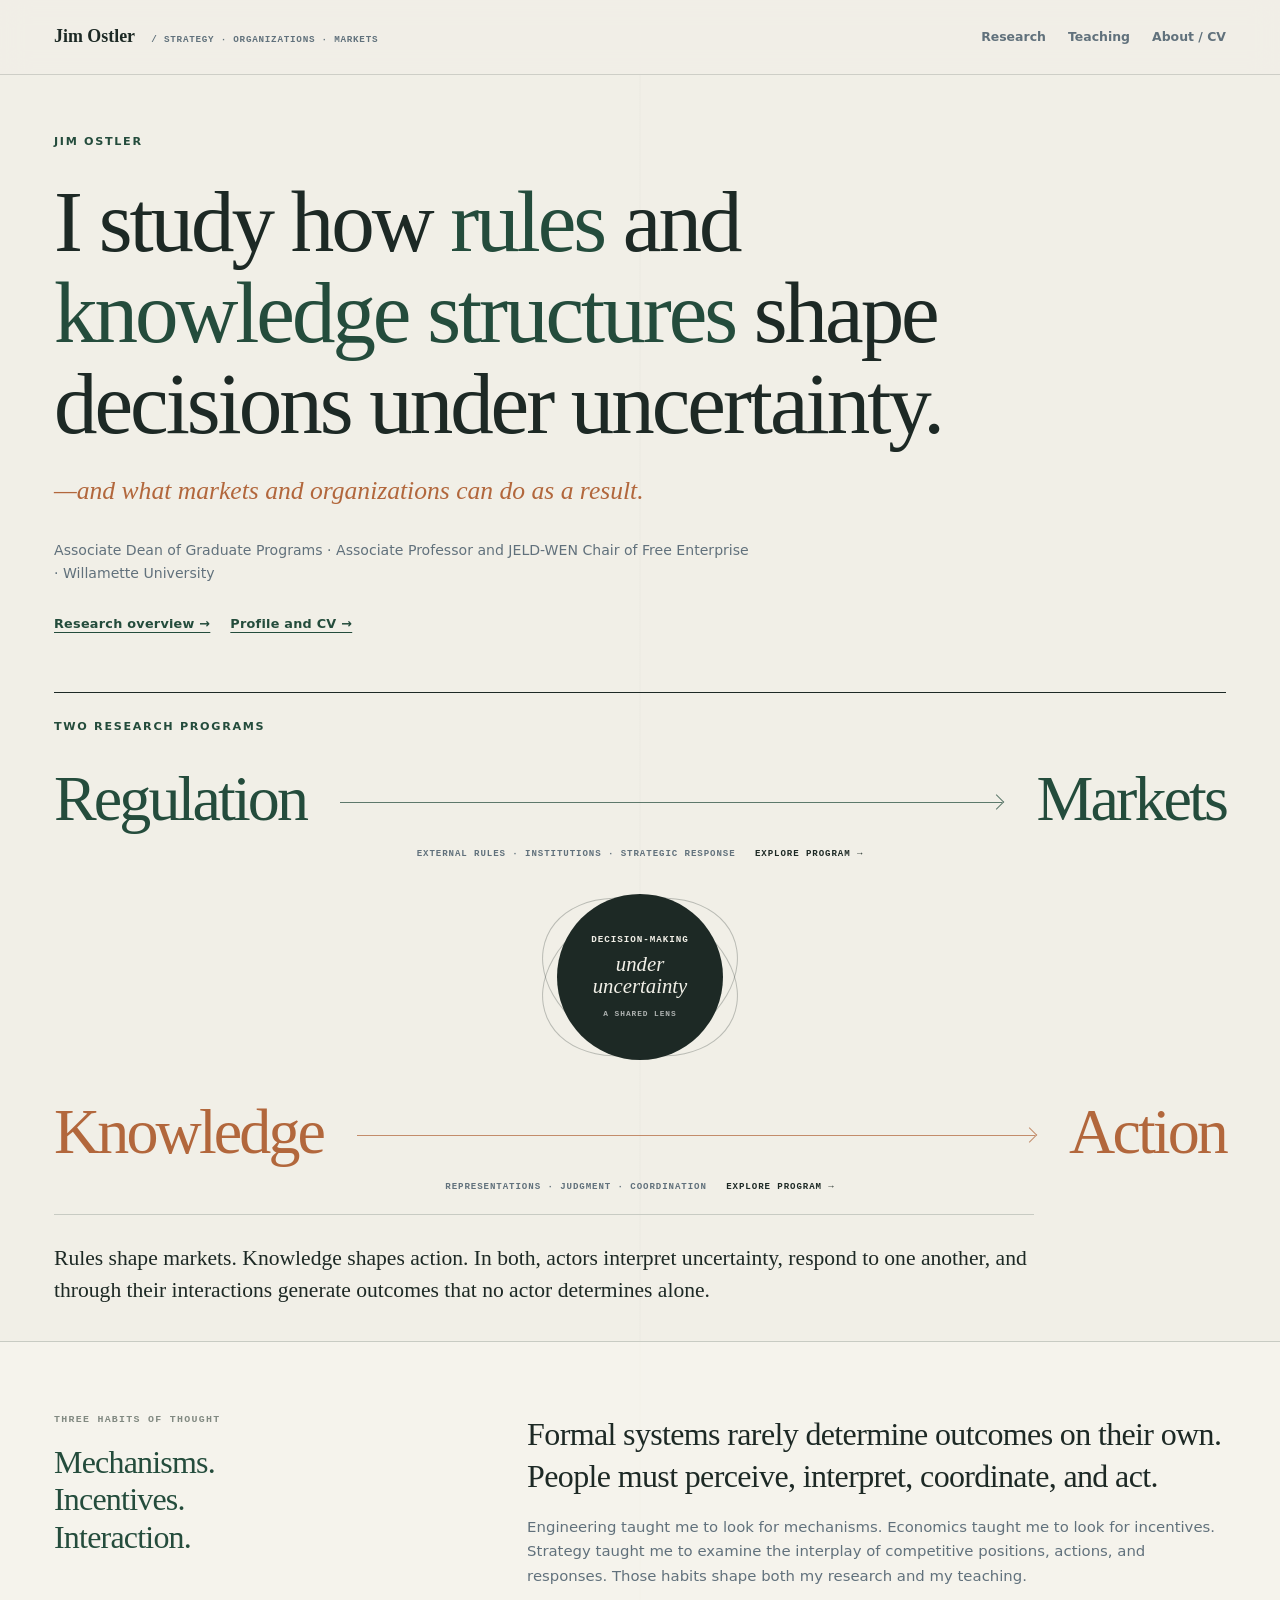
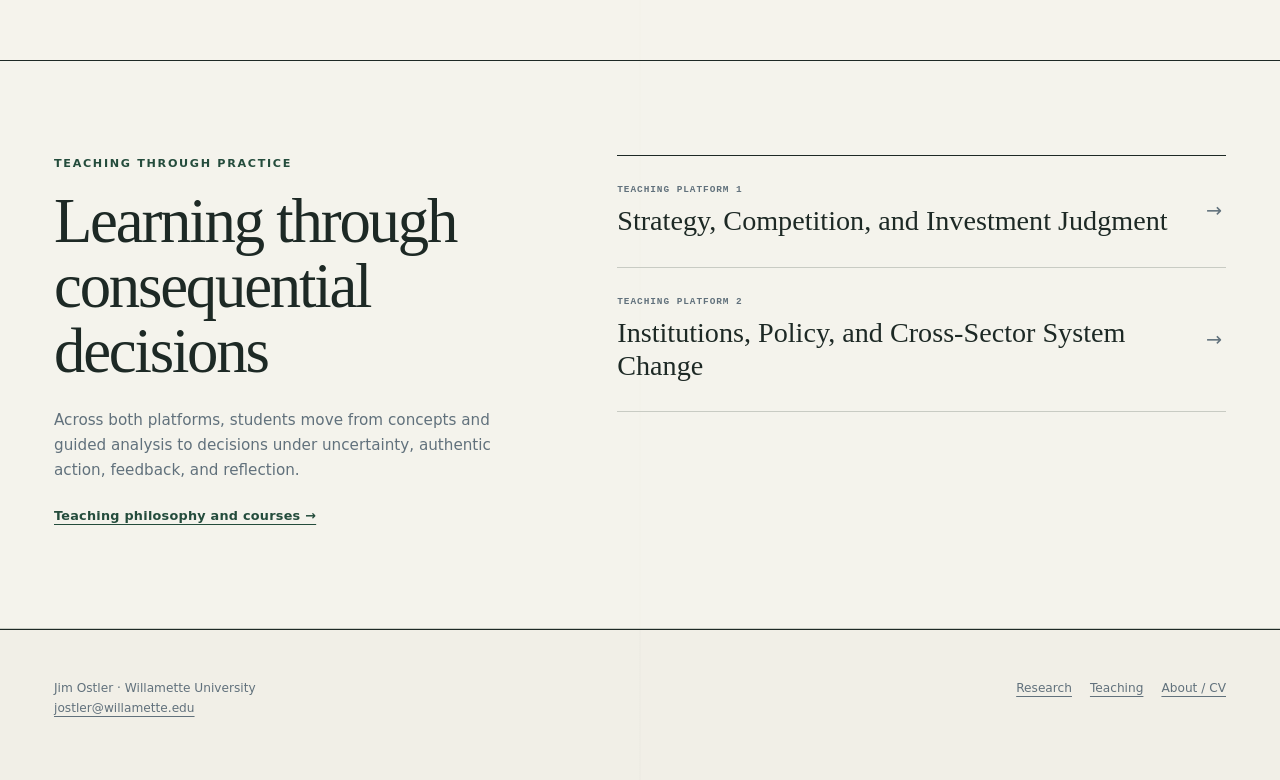
<file: index.html>
<!doctype html>
<html lang="en">
<head>
  <meta charset="utf-8">
  <meta name="viewport" content="width=device-width, initial-scale=1">
  <meta name="description" content="Jim Ostler studies how rules and knowledge structures shape decisions under uncertainty—and what markets and organizations can do as a result.">
  <title>Jim Ostler — Strategy, Markets, and Organizational Knowledge</title>
  <link rel="stylesheet" href="assets/styles.css">
</head>
<body class="home-page">
  <a class="skip-link" href="#content">Skip to content</a>
  <header class="site-header">
    <nav class="nav" aria-label="Primary navigation">
      <a class="brand" href="index.html">Jim Ostler</a>
      <div class="nav-links">
        <a href="research.html">Research</a>
        <a href="teaching.html">Teaching</a>
        <a href="about.html">About / CV</a>
      </div>
    </nav>
  </header>

  <main id="content">
    <section class="hero">
      <div class="wrap hero-layout">
        <div class="hero-copy" data-reveal>
          <p class="eyebrow hero-name">Jim Ostler</p>
          <h1 class="hero-statement">I study how <em>rules</em> and <em>knowledge structures</em> shape decisions under uncertainty.</h1>
          <p class="hero-coda">—and what markets and organizations can do as a result.</p>
          <p class="hero-role">Associate Dean of Graduate Programs · Associate Professor and JELD-WEN Chair of Free Enterprise · Willamette University</p>
          <div class="actions">
            <a class="text-link" href="research.html">Research overview →</a>
            <a class="text-link" href="about.html">Profile and CV →</a>
          </div>
        </div>
        <figure class="decision-pathways" data-reveal aria-labelledby="pathways-caption">
          <p class="eyebrow pathway-label">Two research programs</p>
          <a class="decision-route route-market" href="research.html#markets" aria-label="Explore Research Program 1, From Regulation to Markets">
            <span class="route-endpoint">Regulation</span>
            <span class="route-arrow" aria-hidden="true"></span>
            <span class="route-endpoint">Markets</span>
            <span class="route-detail">External rules · institutions · strategic response <b>Explore program →</b></span>
          </a>
          <div class="shared-lens-wrap" aria-label="Decision-making under uncertainty is a shared lens across both research programs">
            <div class="shared-lens">
              <span>Decision-making</span>
              <strong>under uncertainty</strong>
              <small>A shared lens</small>
            </div>
          </div>
          <a class="decision-route route-knowledge" href="research.html#knowledge" aria-label="Explore Research Program 2, From Knowledge to Action">
            <span class="route-endpoint">Knowledge</span>
            <span class="route-arrow" aria-hidden="true"></span>
            <span class="route-endpoint">Action</span>
            <span class="route-detail">Representations · judgment · coordination <b>Explore program →</b></span>
          </a>
          <figcaption id="pathways-caption">Rules shape markets. Knowledge shapes action. In both, actors interpret uncertainty, respond to one another, and through their interactions generate outcomes that no actor determines alone.</figcaption>
        </figure>
      </div>
    </section>

    <section class="orientation">
      <div class="wrap orientation-layout" data-reveal>
        <div>
          <p class="folio-mark">Three habits of thought</p>
          <p class="orientation-key">Mechanisms.<br>Incentives.<br>Interaction.</p>
        </div>
        <div class="orientation-copy">
          <p class="orientation-lead">Formal systems rarely determine outcomes on their own. People must perceive, interpret, coordinate, and act.</p>
          <p>Engineering taught me to look for mechanisms. Economics taught me to look for incentives. Strategy taught me to examine the interplay of competitive positions, actions, and responses. Those habits shape both my research and my teaching.</p>
        </div>
      </div>
    </section>

    <section class="home-teaching">
      <div class="wrap home-teaching-layout">
        <div data-reveal>
          <p class="eyebrow">Teaching through practice</p>
          <h2>Learning through consequential decisions</h2>
          <p class="home-teaching-copy">Across both platforms, students move from concepts and guided analysis to decisions under uncertainty, authentic action, feedback, and reflection.</p>
          <a class="text-link" href="teaching.html">Teaching philosophy and courses →</a>
        </div>
        <div class="teaching-platform-links" data-reveal>
          <a href="teaching.html">
            <span>Teaching Platform 1</span>
            <strong>Strategy, Competition, and Investment Judgment</strong>
          </a>
          <a href="teaching.html">
            <span>Teaching Platform 2</span>
            <strong>Institutions, Policy, and Cross-Sector System Change</strong>
          </a>
        </div>
      </div>
    </section>
  </main>

  <footer class="site-footer">
    <div class="wrap footer-layout">
      <p>Jim Ostler · Willamette University<br><a href="mailto:jostler@willamette.edu">jostler@willamette.edu</a></p>
      <div class="footer-links"><a href="research.html">Research</a><a href="teaching.html">Teaching</a><a href="about.html">About / CV</a></div>
    </div>
  </footer>
  <script src="assets/site.js"></script>
</body>
</html>
</file>
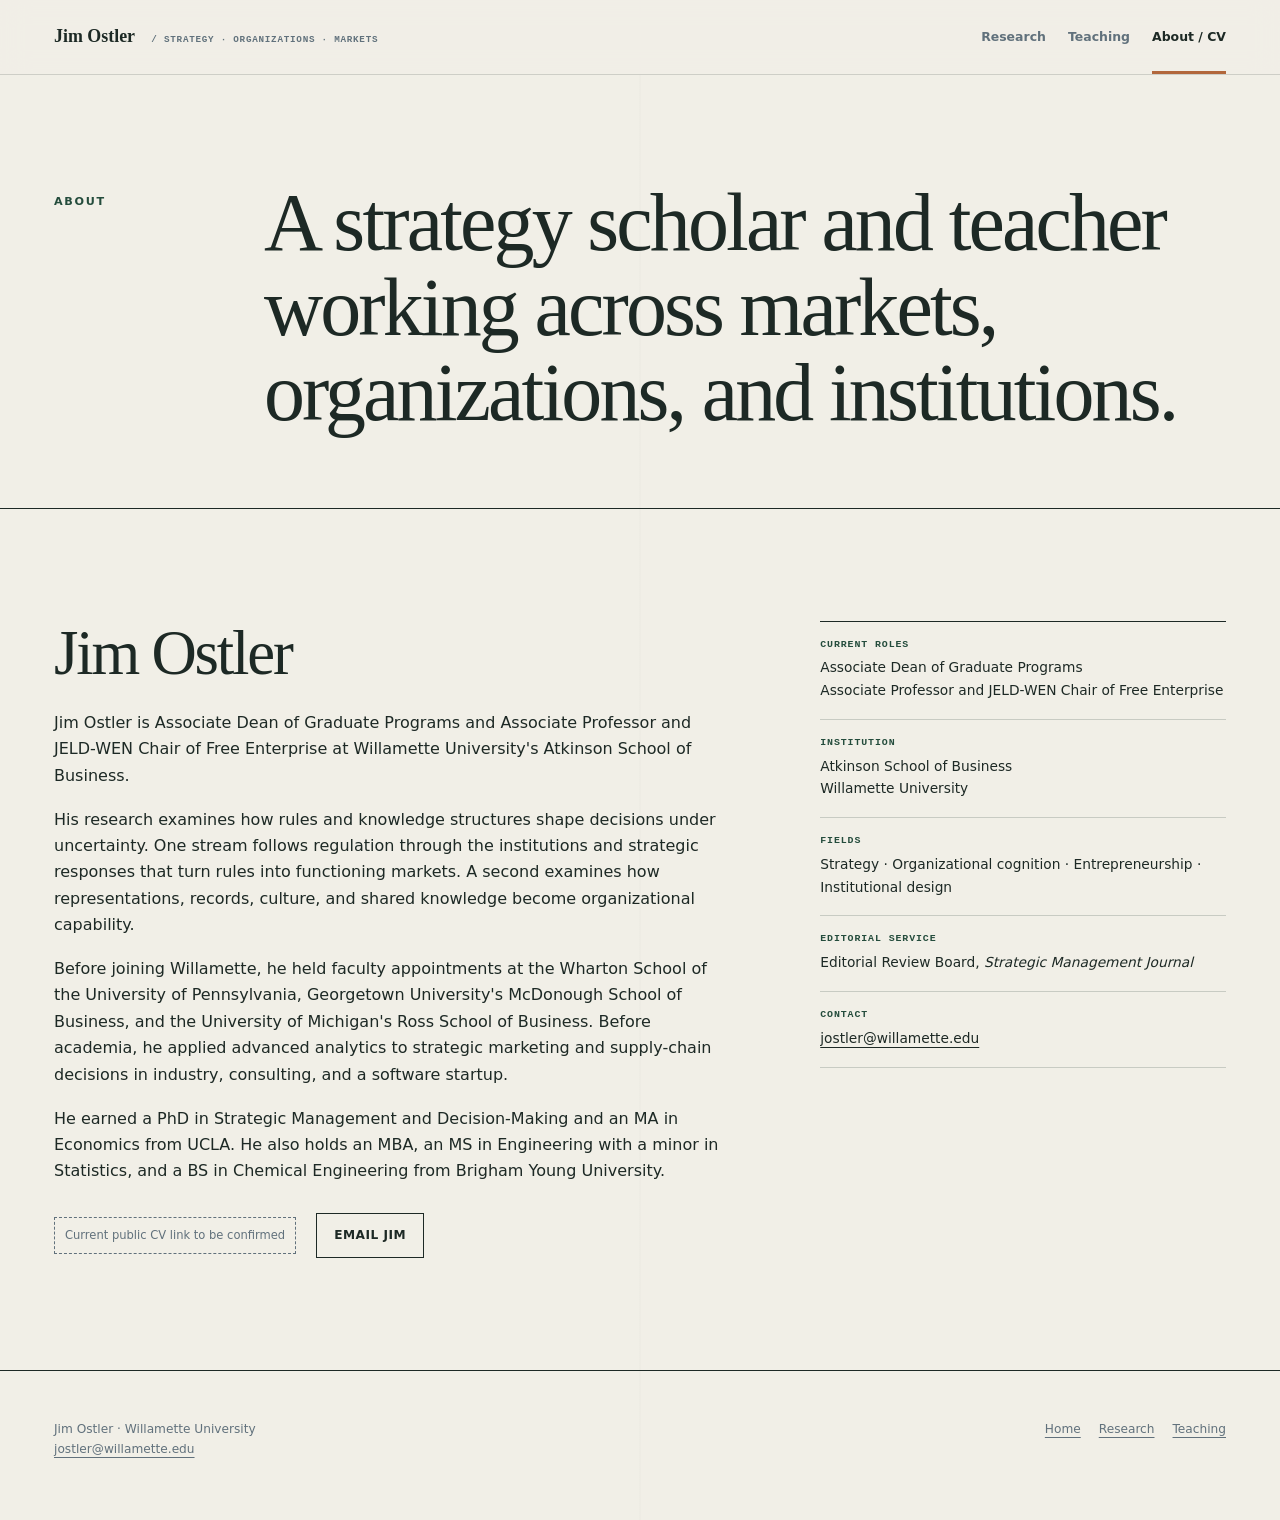
<file: about.html>
<!doctype html>
<html lang="en">
<head>
  <meta charset="utf-8">
  <meta name="viewport" content="width=device-width, initial-scale=1">
  <meta name="description" content="Biography and contact information for Jim Ostler at Willamette University.">
  <title>About — Jim Ostler</title>
  <link rel="stylesheet" href="assets/styles.css">
</head>
<body>
  <a class="skip-link" href="#content">Skip to content</a>
  <header class="site-header"><nav class="nav" aria-label="Primary navigation"><a class="brand" href="index.html">Jim Ostler</a><div class="nav-links"><a href="research.html">Research</a><a href="teaching.html">Teaching</a><a aria-current="page" href="about.html">About / CV</a></div></nav></header>
  <main id="content">
    <header class="page-hero"><div class="wrap" data-reveal><p class="eyebrow">About</p><h1>A strategy scholar and teacher working across markets, organizations, and institutions.</h1></div></header>
    <section class="section"><div class="wrap bio-layout">
      <div class="bio-copy" data-reveal><h2>Jim Ostler</h2><p>Jim Ostler is Associate Dean of Graduate Programs and Associate Professor and JELD-WEN Chair of Free Enterprise at Willamette University's Atkinson School of Business.</p><p>His research examines how rules and knowledge structures shape decisions under uncertainty. One stream follows regulation through the institutions and strategic responses that turn rules into functioning markets. A second examines how representations, records, culture, and shared knowledge become organizational capability.</p><p>Before joining Willamette, he held faculty appointments at the Wharton School of the University of Pennsylvania, Georgetown University's McDonough School of Business, and the University of Michigan's Ross School of Business. Before academia, he applied advanced analytics to strategic marketing and supply-chain decisions in industry, consulting, and a software startup.</p><p>He earned a PhD in Strategic Management and Decision-Making and an MA in Economics from UCLA. He also holds an MBA, an MS in Engineering with a minor in Statistics, and a BS in Chemical Engineering from Brigham Young University.</p><div class="actions"><span class="pending">Current public CV link to be confirmed</span><a class="button secondary" href="mailto:jostler@willamette.edu">Email Jim</a></div></div>
      <aside data-reveal><dl class="fact-list"><div><dt>Current roles</dt><dd>Associate Dean of Graduate Programs<br>Associate Professor and JELD-WEN Chair of Free Enterprise</dd></div><div><dt>Institution</dt><dd>Atkinson School of Business<br>Willamette University</dd></div><div><dt>Fields</dt><dd>Strategy · Organizational cognition · Entrepreneurship · Institutional design</dd></div><div><dt>Editorial service</dt><dd>Editorial Review Board, <em>Strategic Management Journal</em></dd></div><div><dt>Contact</dt><dd><a href="mailto:jostler@willamette.edu">jostler@willamette.edu</a></dd></div></dl></aside>
    </div></section>
  </main>
  <footer class="site-footer"><div class="wrap footer-layout"><p>Jim Ostler · Willamette University<br><a href="mailto:jostler@willamette.edu">jostler@willamette.edu</a></p><div class="footer-links"><a href="index.html">Home</a><a href="research.html">Research</a><a href="teaching.html">Teaching</a></div></div></footer>
  <script src="assets/site.js"></script>
</body>
</html>
</file>
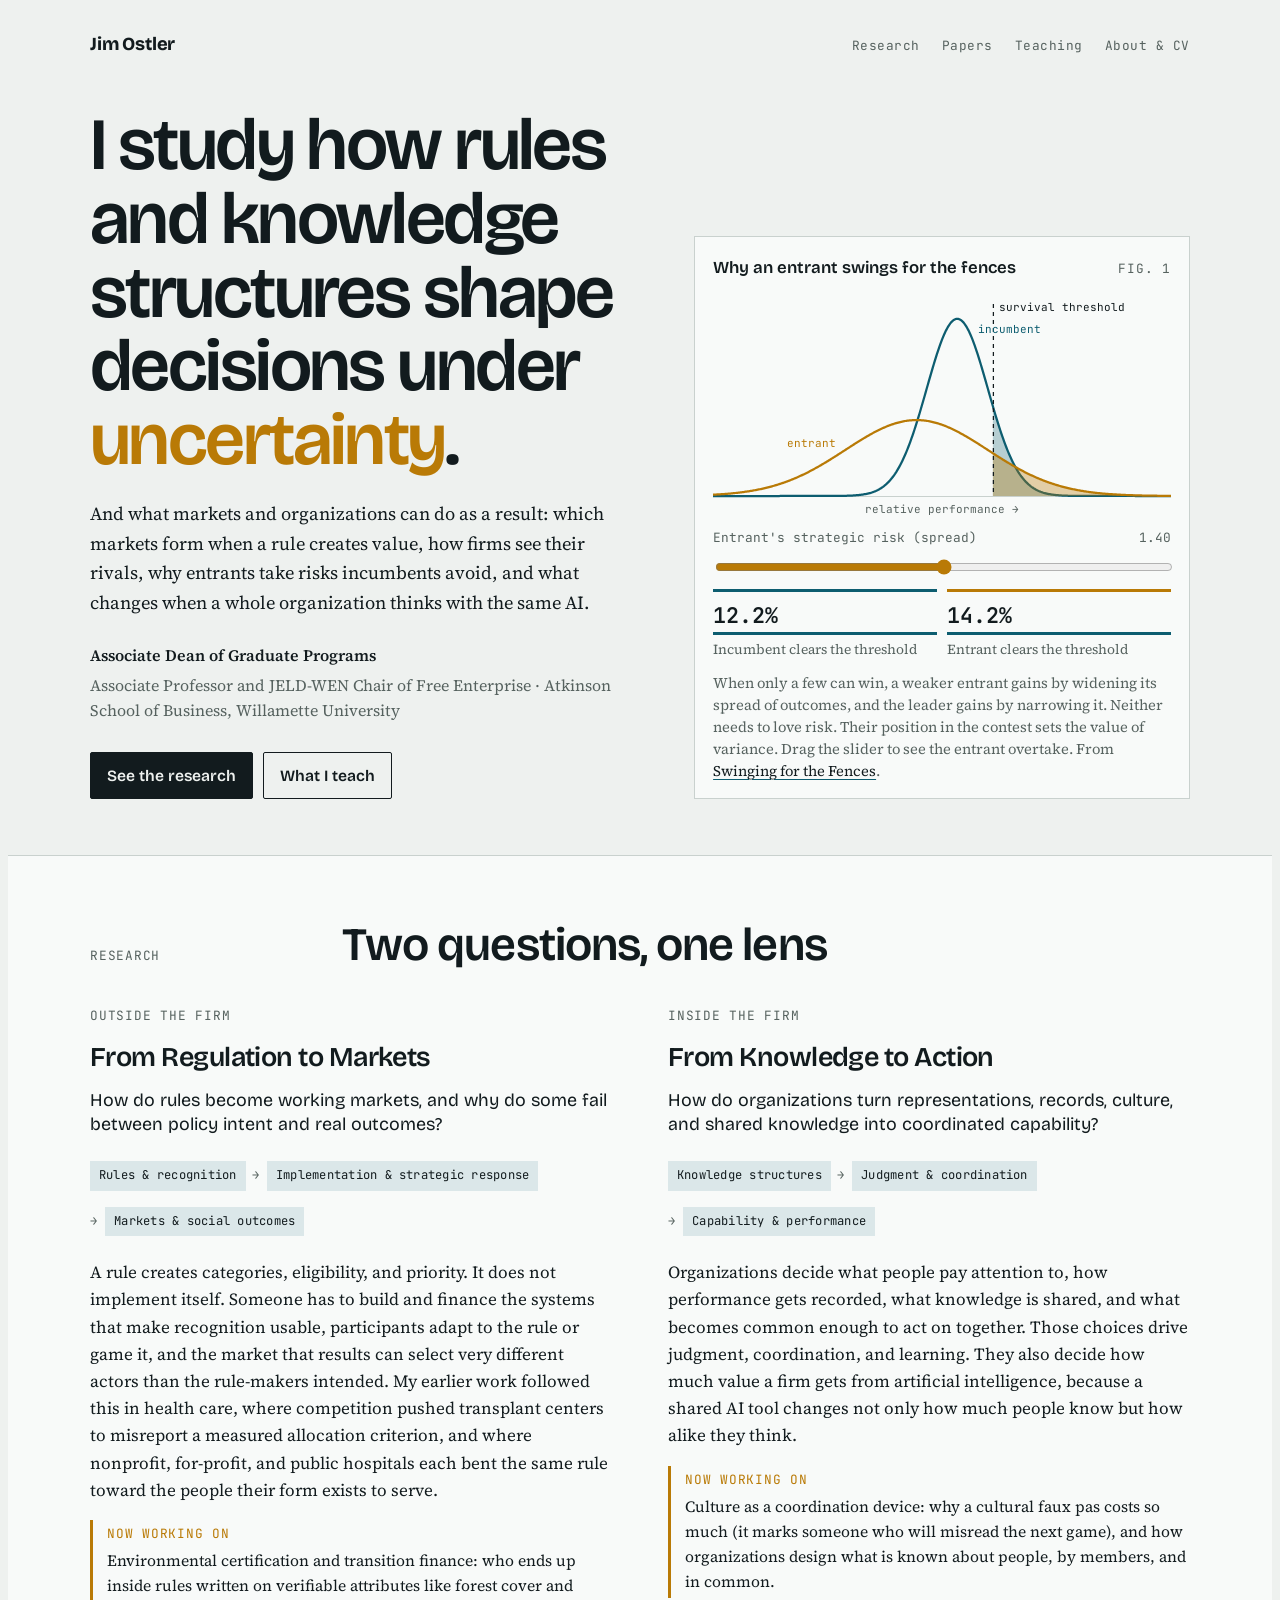
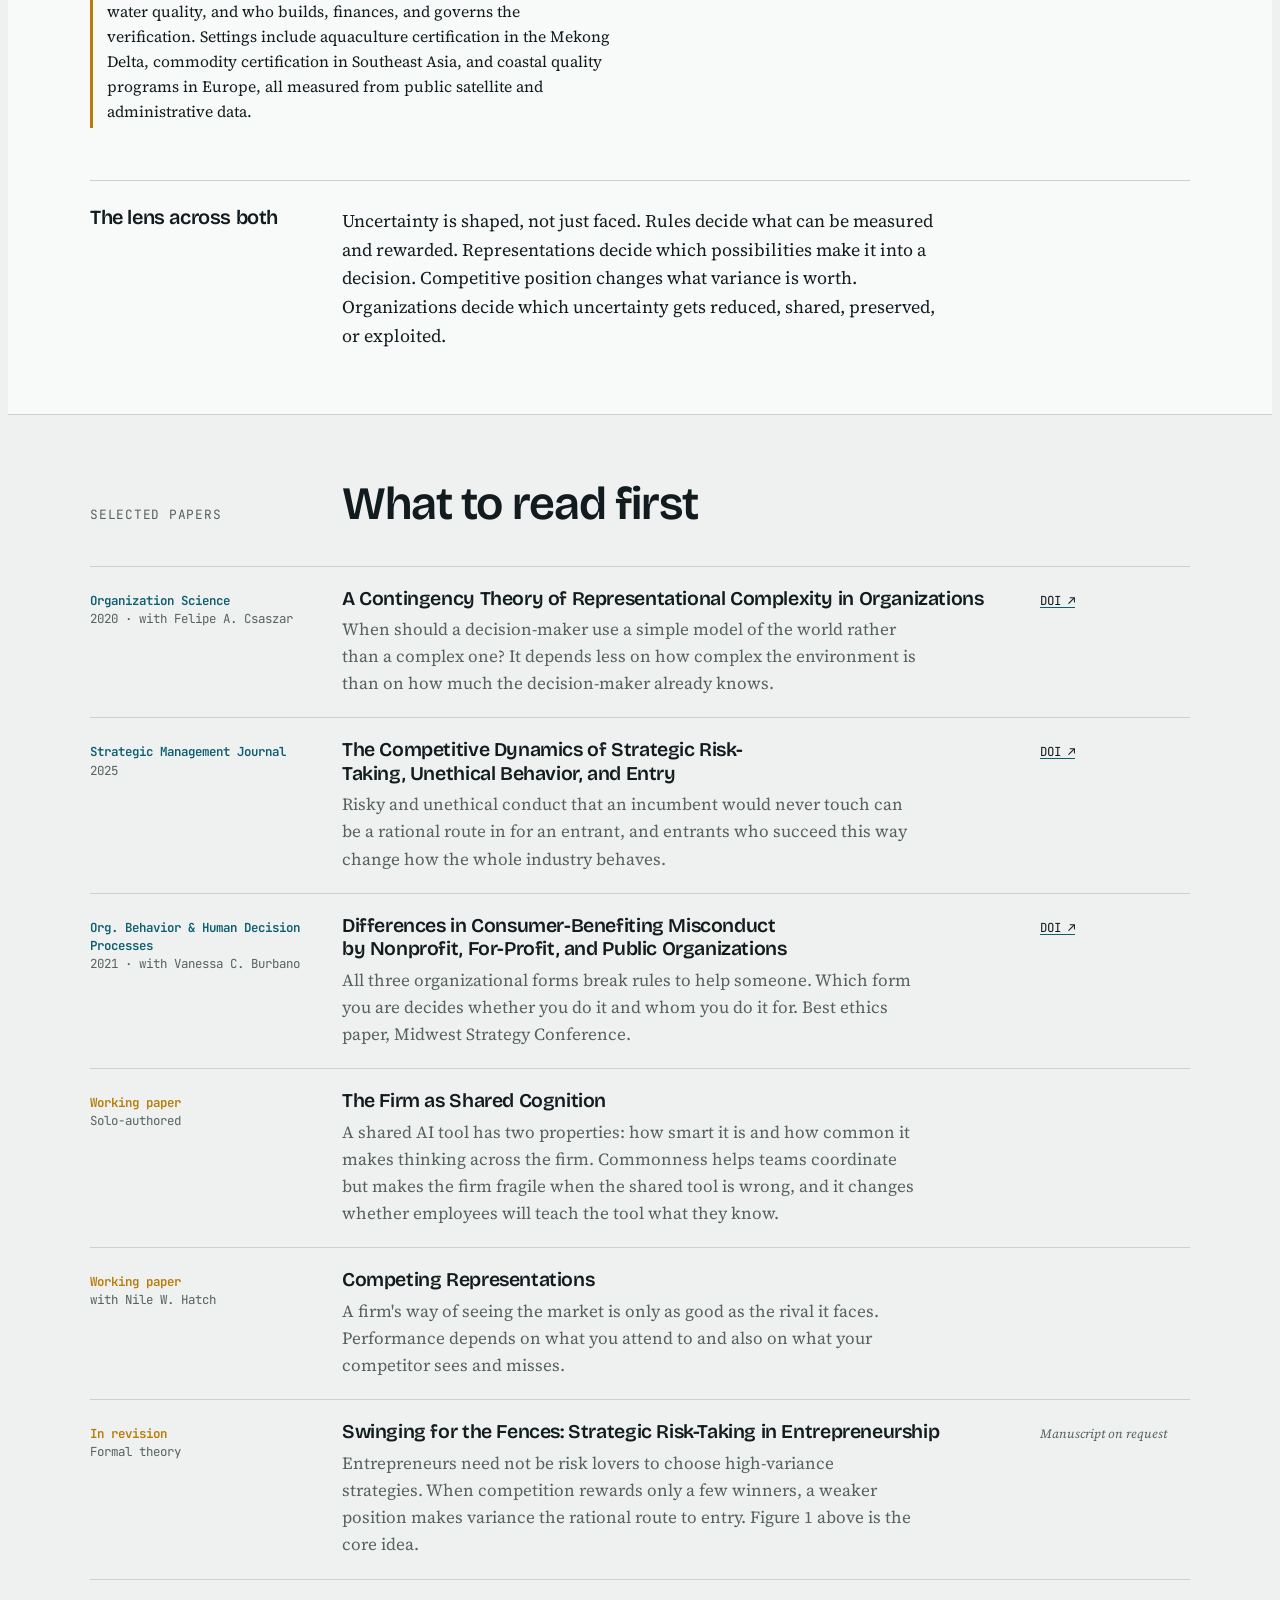
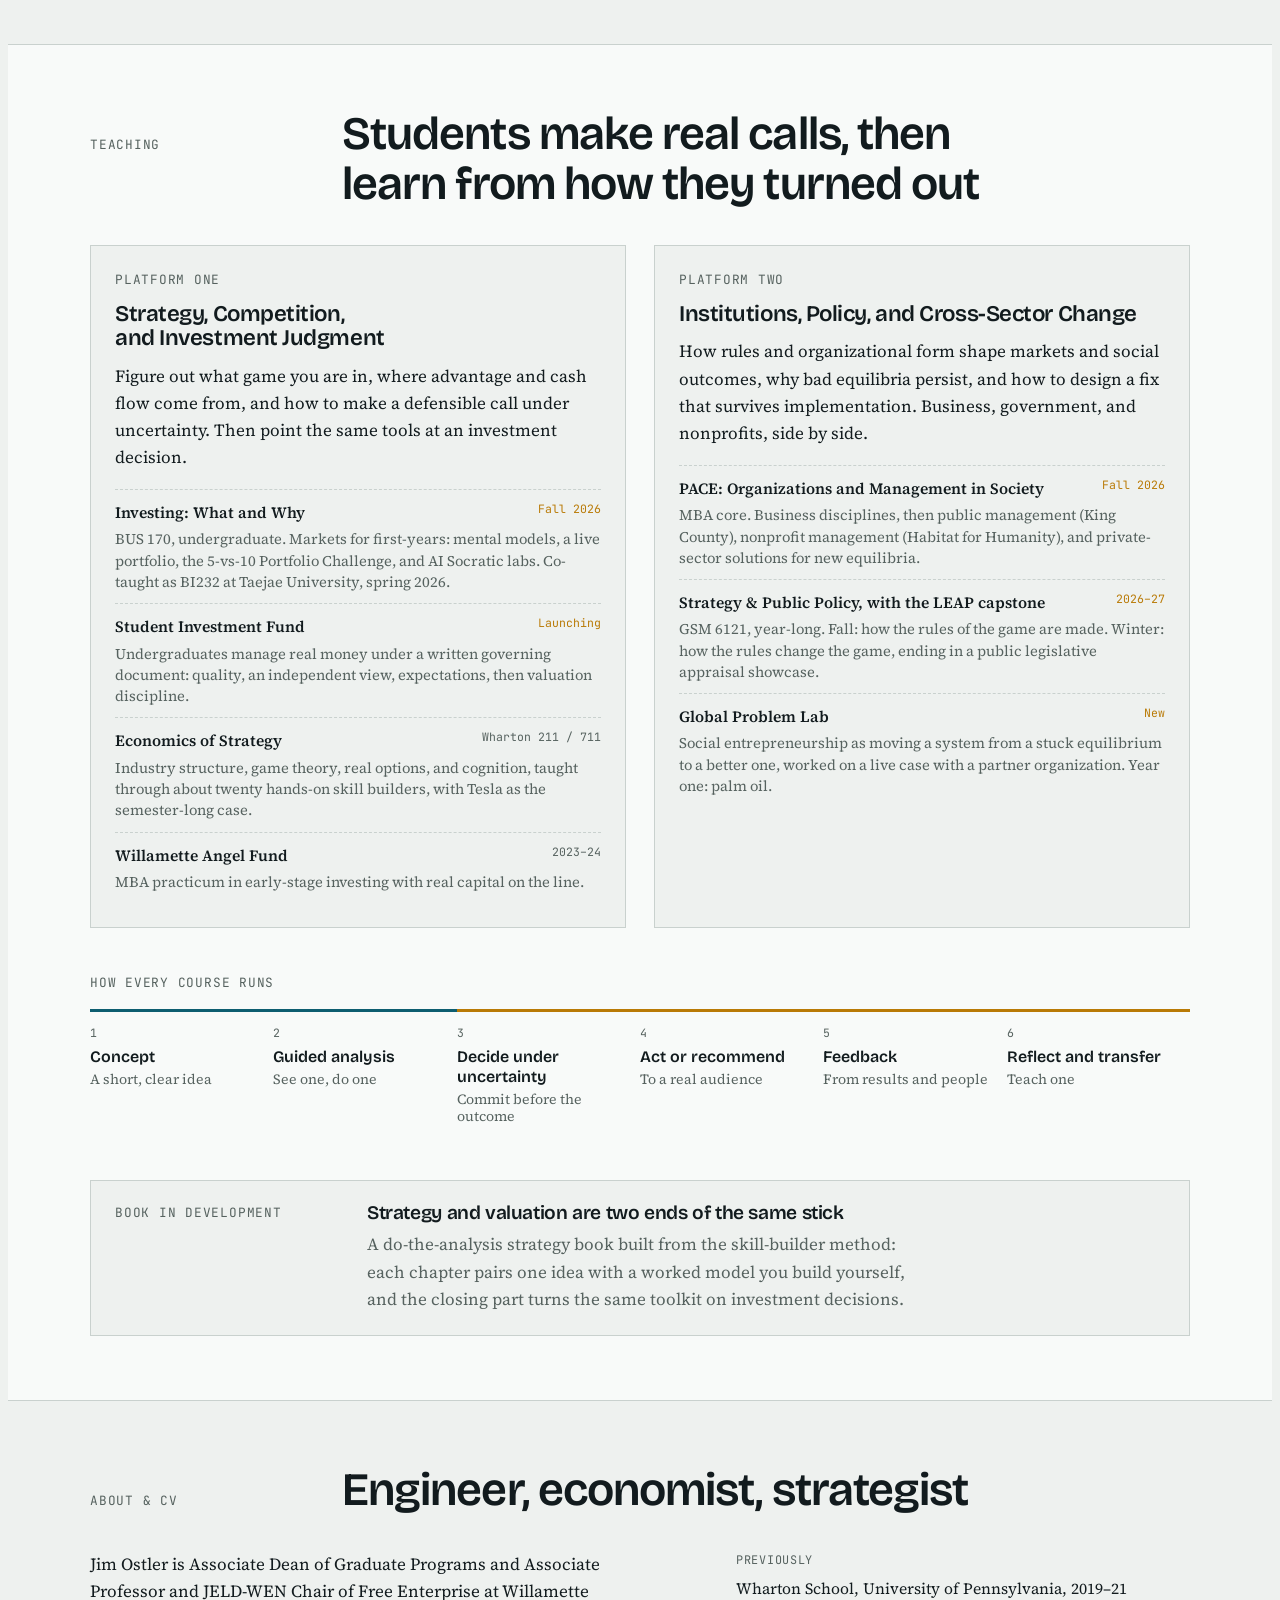
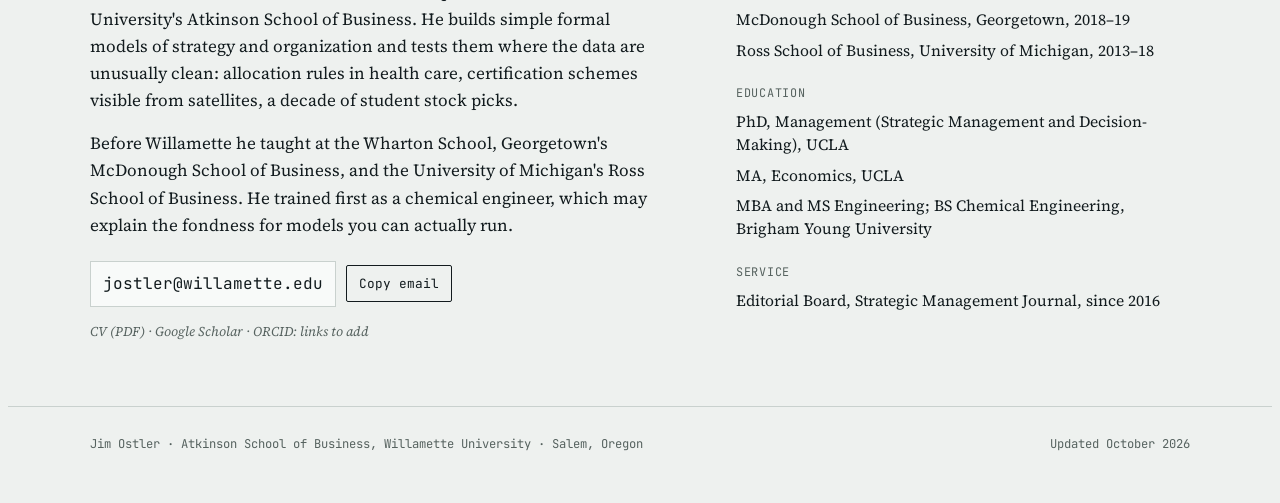
<file: index_v2.html>
<!doctype html>
<html lang="en">
<head>
<meta charset="utf-8">
<meta name="viewport" content="width=device-width, initial-scale=1, viewport-fit=cover">
<title>Jim Ostler</title>
<meta name="claude:viewport-fit-sides" content="cover">
<meta name="description" content="Jim Ostler studies how rules and knowledge structures shape decisions under uncertainty. Willamette University, Atkinson School of Business.">
<link rel="preconnect" href="https://fonts.googleapis.com">
<link rel="preconnect" href="https://fonts.gstatic.com" crossorigin>
<link rel="stylesheet" href="https://fonts.googleapis.com/css2?family=Bricolage+Grotesque:opsz,wght@12..96,400;12..96,600;12..96,750&family=Source+Serif+4:ital,opsz,wght@0,8..60,400;0,8..60,600;1,8..60,400&family=JetBrains+Mono:wght@400;600&display=swap">
<style>
/* Layout: a working paper's "Figure 1" as the hero; then two research columns that share one lens,
   a teaching section built on the learning cycle, and a plain about/contact footer. Left-aligned, asymmetric. */
:root{
  --bg:#eef1ef;          /* fog, biased toward the teal accent */
  --surface:#f8faf9;
  --ink:#121b1e;
  --muted:#56625f;
  --rule:#c9d1ce;
  --accent:#0d5d70;      /* deep teal: incumbents, structure */
  --signal:#b97a06;      /* ochre: the entrant, variance, the live question */
  --signal-soft:rgba(185,122,6,.16);
  --accent-soft:rgba(13,93,112,.12);
  --f-display:"Bricolage Grotesque", "Avenir Next", "Segoe UI", system-ui, sans-serif;
  --f-body:"Source Serif 4", Charter, "Iowan Old Style", Georgia, serif;
  --f-mono:"JetBrains Mono", ui-monospace, "SFMono-Regular", Consolas, monospace;
  --step--1:.8rem; --step-0:1.0625rem; --step-1:1.3rem; --step-2:1.7rem; --step-3:clamp(2rem,4.2vw,2.9rem); --step-4:clamp(2.4rem,6.2vw,4.6rem);
  --wrap:1180px;
}
@media (prefers-color-scheme: dark){
  :root:not([data-theme="light"]){
    --bg:#0e1416; --surface:#141c1f; --ink:#e3eae8; --muted:#97a6a2; --rule:#2a3639;
    --accent:#5fb4c7; --signal:#e3ad45; --signal-soft:rgba(227,173,69,.18); --accent-soft:rgba(95,180,199,.14);
    color-scheme:dark;
  }
}
:root[data-theme="dark"]{
  --bg:#0e1416; --surface:#141c1f; --ink:#e3eae8; --muted:#97a6a2; --rule:#2a3639;
  --accent:#5fb4c7; --signal:#e3ad45; --signal-soft:rgba(227,173,69,.18); --accent-soft:rgba(95,180,199,.14);
  color-scheme:dark;
}
*{box-sizing:border-box}
html{scroll-behavior:smooth}
@media (prefers-reduced-motion: reduce){html{scroll-behavior:auto}}
body{background:var(--bg);color:var(--ink);font-family:var(--f-body);font-size:var(--step-0);line-height:1.6;-webkit-font-smoothing:antialiased}
a{color:inherit;text-decoration-color:var(--accent);text-underline-offset:.18em;text-decoration-thickness:1px}
a:hover{color:var(--accent)}
:focus-visible{outline:2px solid var(--signal);outline-offset:3px;border-radius:2px}
.wrap{max-width:var(--wrap);margin:0 auto;padding-left:max(16px, env(safe-area-inset-left, 0px));padding-right:max(16px, env(safe-area-inset-right, 0px))}
@media (min-width:720px){.wrap{padding-left:max(40px, env(safe-area-inset-left, 0px));padding-right:max(40px, env(safe-area-inset-right, 0px))}}
h1,h2,h3{font-family:var(--f-display);font-weight:600;letter-spacing:-.02em;line-height:1.08;text-wrap:balance;margin:0}
p{margin:0}
.label{font-family:var(--f-mono);font-size:var(--step--1);letter-spacing:.06em;text-transform:uppercase;color:var(--muted)}
.prose{max-width:62ch}

/* header */
.top{padding-block:22px}
.top .wrap{display:flex;flex-wrap:wrap;align-items:baseline;justify-content:space-between;gap:12px 28px}
.brand{font-family:var(--f-display);font-weight:750;font-size:1.15rem;letter-spacing:-.01em;text-decoration:none}
.nav{display:flex;flex-wrap:wrap;gap:6px 22px;font-family:var(--f-mono);font-size:var(--step--1);letter-spacing:.04em}
.nav a{text-decoration:none;color:var(--muted)}
.nav a:hover{color:var(--ink)}

/* hero */
.hero{padding-block:28px 56px}
.hero .wrap{display:grid;gap:40px}
@media (min-width:980px){.hero .wrap{grid-template-columns:minmax(0,1.05fr) minmax(0,.95fr);align-items:end;gap:56px}}
.hero h1{font-size:var(--step-4);font-weight:600;letter-spacing:-.035em;line-height:1.0}
.hero h1 .u{color:var(--signal);font-style:normal}
.role{margin-top:26px;display:grid;gap:4px;font-size:1rem;color:var(--muted)}
.role strong{color:var(--ink);font-weight:600}
.cta{margin-top:28px;display:flex;flex-wrap:wrap;gap:10px}
.btn{display:inline-flex;align-items:center;gap:8px;padding:10px 16px;font-family:var(--f-display);font-weight:600;font-size:.98rem;text-decoration:none;border:1.5px solid var(--ink);border-radius:2px}
.btn.solid{background:var(--ink);color:var(--bg)}
.btn.solid:hover{background:var(--accent);border-color:var(--accent);color:var(--bg)}
.btn:hover{color:var(--accent);border-color:var(--accent)}

/* figure */
.fig{background:var(--surface);border:1px solid var(--rule);padding:18px 18px 16px;min-width:0}
.fig-head{display:flex;justify-content:space-between;align-items:baseline;gap:10px;flex-wrap:wrap}
.fig-title{font-family:var(--f-display);font-weight:600;font-size:1.05rem}
.fig canvas{display:block;width:100%;height:230px;margin-top:10px}
.fig-controls{display:grid;gap:8px;margin-top:6px}
.fig-controls label{display:flex;justify-content:space-between;gap:10px;font-family:var(--f-mono);font-size:var(--step--1);color:var(--muted)}
input[type=range]{width:100%;accent-color:var(--signal)}
.readout{display:grid;grid-template-columns:1fr 1fr;gap:10px;margin-top:12px}
.readout div{border-top:3px solid var(--accent);padding-top:6px}
.readout div.e{border-top-color:var(--signal)}
.readout .num{font-family:var(--f-mono);font-size:1.35rem;font-weight:600;font-variant-numeric:tabular-nums}
.readout .who{font-size:.86rem;color:var(--muted);line-height:1.35}
.fig-cap{margin-top:12px;font-size:.92rem;color:var(--muted);line-height:1.5}
.fig-cap a{color:var(--ink)}

/* section scaffolding */
section{padding-block:64px}
.sec-head{display:grid;gap:12px;margin-bottom:36px}
@media (min-width:900px){.sec-head{grid-template-columns:220px minmax(0,1fr);gap:32px;align-items:baseline}}
.sec-head h2{font-size:var(--step-3)}
.band{background:var(--surface);border-block:1px solid var(--rule)}

/* programs */
.programs{display:grid;gap:44px}
@media (min-width:900px){.programs{grid-template-columns:1fr 1fr;gap:56px}}
.program{min-width:0;display:grid;gap:16px;align-content:start}
.program h3{font-size:var(--step-2)}
.program .q{font-family:var(--f-display);font-size:1.12rem;line-height:1.35;font-weight:400}
.path{display:flex;flex-wrap:wrap;align-items:center;gap:6px;margin:4px 0 2px;padding:0;list-style:none;font-family:var(--f-mono);font-size:.76rem;letter-spacing:.02em}
.path li{padding:5px 9px;background:var(--accent-soft);color:var(--ink)}
.path li+li::before{content:"→";margin-right:8px;color:var(--muted)}
.path li+li{background:none;padding-left:0}
.path li+li span{padding:5px 9px;background:var(--accent-soft);display:inline-block}
.now{border-left:3px solid var(--signal);padding:4px 0 4px 14px;font-size:.98rem}
.now .label{color:var(--signal);display:block;margin-bottom:4px}
.lens{margin-top:52px;display:grid;gap:14px;padding:26px 0 0;border-top:1px solid var(--rule)}
@media (min-width:900px){.lens{grid-template-columns:220px minmax(0,1fr);gap:32px}}
.lens h3{font-size:1.25rem}
.lens p{font-size:1.12rem;max-width:66ch}

/* papers */
.papers{list-style:none;margin:0;padding:0;display:grid}
.paper{display:grid;gap:6px;padding-block:20px;border-top:1px solid var(--rule)}
.paper:last-child{border-bottom:1px solid var(--rule)}
@media (min-width:900px){.paper{grid-template-columns:220px minmax(0,1fr) 150px;gap:32px;align-items:baseline}}
.paper .meta{font-family:var(--f-mono);font-size:.78rem;color:var(--muted);line-height:1.45}
.paper .meta b{display:block;font-weight:600;color:var(--ink)}
.paper .pub b{color:var(--accent)}
.paper .wp b{color:var(--signal)}
.paper h3{font-size:1.22rem;line-height:1.2}
.paper p{color:var(--muted);margin-top:6px;max-width:64ch}
.paper .go{font-family:var(--f-mono);font-size:.78rem}
.paper .go a{white-space:nowrap}
.pending{color:var(--muted);font-style:italic;font-family:var(--f-body)}

/* teaching */
.platforms{display:grid;gap:22px}
@media (min-width:900px){.platforms{grid-template-columns:1fr 1fr;gap:28px}}
.platform{background:var(--bg);border:1px solid var(--rule);padding:24px;display:grid;gap:12px;align-content:start;min-width:0}
.platform h3{font-size:1.4rem}
.courses{list-style:none;margin:6px 0 0;padding:0;display:grid}
.courses li{display:grid;grid-template-columns:minmax(0,1fr) auto;gap:4px 14px;padding-block:10px;border-top:1px dashed var(--rule);font-size:.98rem}
.courses .c{font-weight:600}
.courses .d{grid-column:1 / -1;color:var(--muted);font-size:.92rem;line-height:1.45}
.courses .w{font-family:var(--f-mono);font-size:.72rem;color:var(--muted);white-space:nowrap}
.courses .w.live{color:var(--signal)}
.cycle{margin-top:40px}
.cycle ol{list-style:none;margin:14px 0 0;padding:0;display:grid;grid-template-columns:repeat(auto-fit,minmax(140px,1fr));gap:0;counter-reset:s}
.cycle li{counter-increment:s;padding:14px 14px 14px 0;border-top:3px solid var(--accent);font-family:var(--f-display);font-weight:600;font-size:1rem;line-height:1.25;position:relative}
.cycle li:nth-child(n+3){border-top-color:var(--signal)}
.cycle li::before{content:counter(s);display:block;font-family:var(--f-mono);font-size:.72rem;font-weight:400;color:var(--muted);margin-bottom:6px}
.cycle li span{display:block;font-family:var(--f-body);font-weight:400;font-size:.88rem;color:var(--muted);margin-top:4px}
.book{margin-top:40px;display:grid;gap:10px;padding:22px 24px;border:1px solid var(--rule);background:var(--bg)}
@media (min-width:900px){.book{grid-template-columns:220px minmax(0,1fr);gap:32px}}
.book h3{font-size:1.2rem}

/* about */
.about{display:grid;gap:36px}
@media (min-width:900px){.about{grid-template-columns:minmax(0,1.3fr) minmax(0,1fr);gap:56px}}
.facts{display:grid;gap:22px;align-content:start}
.facts dl{margin:0;display:grid;gap:8px}
.facts dt{font-family:var(--f-mono);font-size:.74rem;letter-spacing:.06em;text-transform:uppercase;color:var(--muted)}
.facts dd{margin:0;font-size:.98rem;line-height:1.45}
.contact{display:flex;flex-wrap:wrap;align-items:center;gap:10px;margin-top:22px}
.email{font-family:var(--f-mono);font-size:1rem;padding:9px 12px;background:var(--surface);border:1px solid var(--rule);user-select:all}
.copy{font-family:var(--f-mono);font-size:.8rem;padding:9px 12px;background:none;border:1px solid var(--ink);color:var(--ink);cursor:pointer;border-radius:2px}
.copy:hover{border-color:var(--accent);color:var(--accent)}
.links{display:flex;flex-wrap:wrap;gap:8px 20px;margin-top:14px;font-family:var(--f-mono);font-size:.84rem}
footer{padding-block:28px 40px;border-top:1px solid var(--rule);font-family:var(--f-mono);font-size:.76rem;color:var(--muted)}
footer .wrap{display:flex;flex-wrap:wrap;justify-content:space-between;gap:10px}
</style>
</head>
<body>

<header class="top">
  <div class="wrap">
    <a class="brand" href="#top" id="top">Jim Ostler</a>
    <nav class="nav" aria-label="Sections">
      <a href="#research">Research</a>
      <a href="#work">Papers</a>
      <a href="#teaching">Teaching</a>
      <a href="#about">About &amp; CV</a>
    </nav>
  </div>
</header>

<main>
  <div class="hero">
    <div class="wrap">
      <div>
        <h1>I study how rules and knowledge structures shape decisions under <span class="u">uncertainty</span>.</h1>
        <p class="prose" style="margin-top:22px;font-size:1.15rem">And what markets and organizations can do as a result: which markets form when a rule creates value, how firms see their rivals, why entrants take risks incumbents avoid, and what changes when a whole organization thinks with the same AI.</p>
        <div class="role">
          <span><strong>Associate Dean of Graduate Programs</strong></span>
          <span>Associate Professor and JELD-WEN Chair of Free Enterprise · Atkinson School of Business, Willamette University</span>
        </div>
        <div class="cta">
          <a class="btn solid" href="#research">See the research</a>
          <a class="btn" href="#teaching">What I teach</a>
        </div>
      </div>

      <figure class="fig" aria-labelledby="figtitle" style="margin:0">
        <div class="fig-head">
          <span class="fig-title" id="figtitle">Why an entrant swings for the fences</span>
          <span class="label">Fig. 1</span>
        </div>
        <canvas id="dist" role="img" aria-label="Two performance distributions. The incumbent's is centered higher and narrow; the entrant's is centered lower and widens as strategic risk increases. A vertical line marks the survival threshold."></canvas>
        <div class="fig-controls">
          <label for="sigma"><span>Entrant's strategic risk (spread)</span><span id="sigmaVal">1.40</span></label>
          <input type="range" id="sigma" min="0.4" max="2.4" step="0.05" value="1.4">
        </div>
        <div class="readout" aria-live="polite">
          <div><span class="num" id="pInc">12.2%</span><div class="who">Incumbent clears the threshold</div></div>
          <div class="e"><span class="num" id="pEnt">14.2%</span><div class="who">Entrant clears the threshold</div></div>
        </div>
        <p class="fig-cap">When only a few can win, a weaker entrant gains by widening its spread of outcomes, and the leader gains by narrowing it. Neither needs to love risk. Their position in the contest sets the value of variance. Drag the slider to see the entrant overtake. From <a href="#p-sftf">Swinging for the Fences</a>.</p>
      </figure>
    </div>
  </div>

  <section id="research" class="band">
    <div class="wrap">
      <div class="sec-head">
        <span class="label">Research</span>
        <h2>Two questions, one lens</h2>
      </div>

      <div class="programs">
        <article class="program">
          <span class="label">Outside the firm</span>
          <h3>From Regulation to Markets</h3>
          <p class="q">How do rules become working markets, and why do some fail between policy intent and real outcomes?</p>
          <ol class="path" aria-label="Program pathway">
            <li>Rules &amp; recognition</li>
            <li><span>Implementation &amp; strategic response</span></li>
            <li><span>Markets &amp; social outcomes</span></li>
          </ol>
          <p>A rule creates categories, eligibility, and priority. It does not implement itself. Someone has to build and finance the systems that make recognition usable, participants adapt to the rule or game it, and the market that results can select very different actors than the rule-makers intended. My earlier work followed this in health care, where competition pushed transplant centers to misreport a measured allocation criterion, and where nonprofit, for-profit, and public hospitals each bent the same rule toward the people their form exists to serve.</p>
          <p class="now"><span class="label">Now working on</span>Environmental certification and transition finance: who ends up inside rules written on verifiable attributes like forest cover and water quality, and who builds, finances, and governs the verification. Settings include aquaculture certification in the Mekong Delta, commodity certification in Southeast Asia, and coastal quality programs in Europe, all measured from public satellite and administrative data.</p>
        </article>

        <article class="program">
          <span class="label">Inside the firm</span>
          <h3>From Knowledge to Action</h3>
          <p class="q">How do organizations turn representations, records, culture, and shared knowledge into coordinated capability?</p>
          <ol class="path" aria-label="Program pathway">
            <li>Knowledge structures</li>
            <li><span>Judgment &amp; coordination</span></li>
            <li><span>Capability &amp; performance</span></li>
          </ol>
          <p>Organizations decide what people pay attention to, how performance gets recorded, what knowledge is shared, and what becomes common enough to act on together. Those choices drive judgment, coordination, and learning. They also decide how much value a firm gets from artificial intelligence, because a shared AI tool changes not only how much people know but how alike they think.</p>
          <p class="now"><span class="label">Now working on</span>Culture as a coordination device: why a cultural faux pas costs so much (it marks someone who will misread the next game), and how organizations design what is known about people, by members, and in common.</p>
        </article>
      </div>

      <div class="lens">
        <h3>The lens across both</h3>
        <p>Uncertainty is shaped, not just faced. Rules decide what can be measured and rewarded. Representations decide which possibilities make it into a decision. Competitive position changes what variance is worth. Organizations decide which uncertainty gets reduced, shared, preserved, or exploited.</p>
      </div>
    </div>
  </section>

  <section id="work">
    <div class="wrap">
      <div class="sec-head">
        <span class="label">Selected papers</span>
        <h2>What to read first</h2>
      </div>
      <ul class="papers">
        <li class="paper">
          <div class="meta pub"><b>Organization Science</b>2020 · with Felipe A. Csaszar</div>
          <div><h3>A Contingency Theory of Representational Complexity in Organizations</h3>
            <p>When should a decision-maker use a simple model of the world rather than a complex one? It depends less on how complex the environment is than on how much the decision-maker already knows.</p></div>
          <div class="go"><a href="https://doi.org/10.1287/orsc.2019.1346">DOI ↗</a></div>
        </li>
        <li class="paper">
          <div class="meta pub"><b>Strategic Management Journal</b>2025</div>
          <div><h3>The Competitive Dynamics of Strategic Risk-Taking, Unethical Behavior, and Entry</h3>
            <p>Risky and unethical conduct that an incumbent would never touch can be a rational route in for an entrant, and entrants who succeed this way change how the whole industry behaves.</p></div>
          <div class="go"><a href="https://doi.org/10.1002/smj.3650">DOI ↗</a></div>
        </li>
        <li class="paper">
          <div class="meta pub"><b>Org. Behavior &amp; Human Decision Processes</b>2021 · with Vanessa C. Burbano</div>
          <div><h3>Differences in Consumer-Benefiting Misconduct by Nonprofit, For-Profit, and Public Organizations</h3>
            <p>All three organizational forms break rules to help someone. Which form you are decides whether you do it and whom you do it for. Best ethics paper, Midwest Strategy Conference.</p></div>
          <div class="go"><a href="https://doi.org/10.1016/j.obhdp.2020.02.002">DOI ↗</a></div>
        </li>
        <li class="paper">
          <div class="meta wp"><b>Working paper</b>Solo-authored</div>
          <div><h3>The Firm as Shared Cognition</h3>
            <p>A shared AI tool has two properties: how smart it is and how common it makes thinking across the firm. Commonness helps teams coordinate but makes the firm fragile when the shared tool is wrong, and it changes whether employees will teach the tool what they know.</p></div>
          <div class="go"></div>
        </li>
        <li class="paper">
          <div class="meta wp"><b>Working paper</b>with Nile W. Hatch</div>
          <div><h3>Competing Representations</h3>
            <p>A firm's way of seeing the market is only as good as the rival it faces. Performance depends on what you attend to and also on what your competitor sees and misses.</p></div>
          <div class="go"></div>
        </li>
        <li class="paper" id="p-sftf">
          <div class="meta wp"><b>In revision</b>Formal theory</div>
          <div><h3>Swinging for the Fences: Strategic Risk-Taking in Entrepreneurship</h3>
            <p>Entrepreneurs need not be risk lovers to choose high-variance strategies. When competition rewards only a few winners, a weaker position makes variance the rational route to entry. Figure 1 above is the core idea.</p></div>
          <div class="go"><span class="pending">Manuscript on request</span></div>
        </li>
      </ul>
    </div>
  </section>

  <section id="teaching" class="band">
    <div class="wrap">
      <div class="sec-head">
        <span class="label">Teaching</span>
        <h2>Students make real calls, then learn from how they turned out</h2>
      </div>

      <div class="platforms">
        <article class="platform">
          <span class="label">Platform one</span>
          <h3>Strategy, Competition, and Investment Judgment</h3>
          <p>Figure out what game you are in, where advantage and cash flow come from, and how to make a defensible call under uncertainty. Then point the same tools at an investment decision.</p>
          <ul class="courses">
            <li><span class="c">Investing: What and Why</span><span class="w live">Fall 2026</span><span class="d">BUS 170, undergraduate. Markets for first-years: mental models, a live portfolio, the 5-vs-10 Portfolio Challenge, and AI Socratic labs. Co-taught as BI232 at Taejae University, spring 2026.</span></li>
            <li><span class="c">Student Investment Fund</span><span class="w live">Launching</span><span class="d">Undergraduates manage real money under a written governing document: quality, an independent view, expectations, then valuation discipline.</span></li>
            <li><span class="c">Economics of Strategy</span><span class="w">Wharton 211 / 711</span><span class="d">Industry structure, game theory, real options, and cognition, taught through about twenty hands-on skill builders, with Tesla as the semester-long case.</span></li>
            <li><span class="c">Willamette Angel Fund</span><span class="w">2023–24</span><span class="d">MBA practicum in early-stage investing with real capital on the line.</span></li>
          </ul>
        </article>

        <article class="platform">
          <span class="label">Platform two</span>
          <h3>Institutions, Policy, and Cross-Sector Change</h3>
          <p>How rules and organizational form shape markets and social outcomes, why bad equilibria persist, and how to design a fix that survives implementation. Business, government, and nonprofits, side by side.</p>
          <ul class="courses">
            <li><span class="c">PACE: Organizations and Management in Society</span><span class="w live">Fall 2026</span><span class="d">MBA core. Business disciplines, then public management (King County), nonprofit management (Habitat for Humanity), and private-sector solutions for new equilibria.</span></li>
            <li><span class="c">Strategy &amp; Public Policy, with the LEAP capstone</span><span class="w live">2026–27</span><span class="d">GSM 6121, year-long. Fall: how the rules of the game are made. Winter: how the rules change the game, ending in a public legislative appraisal showcase.</span></li>
            <li><span class="c">Global Problem Lab</span><span class="w live">New</span><span class="d">Social entrepreneurship as moving a system from a stuck equilibrium to a better one, worked on a live case with a partner organization. Year one: palm oil.</span></li>
          </ul>
        </article>
      </div>

      <div class="cycle">
        <span class="label">How every course runs</span>
        <ol>
          <li>Concept<span>A short, clear idea</span></li>
          <li>Guided analysis<span>See one, do one</span></li>
          <li>Decide under uncertainty<span>Commit before the outcome</span></li>
          <li>Act or recommend<span>To a real audience</span></li>
          <li>Feedback<span>From results and people</span></li>
          <li>Reflect and transfer<span>Teach one</span></li>
        </ol>
      </div>

      <div class="book">
        <span class="label">Book in development</span>
        <div>
          <h3>Strategy and valuation are two ends of the same stick</h3>
          <p class="prose" style="margin-top:8px;color:var(--muted)">A do-the-analysis strategy book built from the skill-builder method: each chapter pairs one idea with a worked model you build yourself, and the closing part turns the same toolkit on investment decisions.</p>
        </div>
      </div>
    </div>
  </section>

  <section id="about">
    <div class="wrap">
      <div class="sec-head">
        <span class="label">About &amp; CV</span>
        <h2>Engineer, economist, strategist</h2>
      </div>
      <div class="about">
        <div class="prose">
          <p>Jim Ostler is Associate Dean of Graduate Programs and Associate Professor and JELD-WEN Chair of Free Enterprise at Willamette University's Atkinson School of Business. He builds simple formal models of strategy and organization and tests them where the data are unusually clean: allocation rules in health care, certification schemes visible from satellites, a decade of student stock picks.</p>
          <p style="margin-top:16px">Before Willamette he taught at the Wharton School, Georgetown's McDonough School of Business, and the University of Michigan's Ross School of Business. He trained first as a chemical engineer, which may explain the fondness for models you can actually run.</p>
          <div class="contact">
            <span class="email" id="email">jostler@willamette.edu</span>
            <button class="copy" id="copyBtn" type="button">Copy email</button>
          </div>
          <div class="links">
            <span class="pending">CV (PDF) · Google Scholar · ORCID: links to add</span>
          </div>
        </div>
        <div class="facts">
          <dl>
            <dt>Previously</dt>
            <dd>Wharton School, University of Pennsylvania, 2019–21</dd>
            <dd>McDonough School of Business, Georgetown, 2018–19</dd>
            <dd>Ross School of Business, University of Michigan, 2013–18</dd>
          </dl>
          <dl>
            <dt>Education</dt>
            <dd>PhD, Management (Strategic Management and Decision-Making), UCLA</dd>
            <dd>MA, Economics, UCLA</dd>
            <dd>MBA and MS Engineering; BS Chemical Engineering, Brigham Young University</dd>
          </dl>
          <dl>
            <dt>Service</dt>
            <dd>Editorial Board, Strategic Management Journal, since 2016</dd>
          </dl>
        </div>
      </div>
    </div>
  </section>
</main>

<footer>
  <div class="wrap">
    <span>Jim Ostler · Atkinson School of Business, Willamette University · Salem, Oregon</span>
    <span>Updated October 2026</span>
  </div>
</footer>

<script>
(function(){
  // normal CDF via erf approximation (Abramowitz–Stegun 7.1.26)
  function erf(x){var s=x<0?-1:1;x=Math.abs(x);var t=1/(1+0.3275911*x);
    var y=1-(((((1.061405429*t-1.453152027)*t)+1.421413741)*t-0.284496736)*t+0.254829592)*t*Math.exp(-x*x);return s*y;}
  function Phi(z){return 0.5*(1+erf(z/Math.SQRT2));}
  function pdf(x,m,s){return Math.exp(-0.5*Math.pow((x-m)/s,2))/(s*Math.sqrt(2*Math.PI));}

  var INC={m:0.8,s:0.6}, ENT_M=0, Z=1.5, XMIN=-4, XMAX=5;
  var canvas=document.getElementById('dist'), slider=document.getElementById('sigma');
  var ctx=canvas.getContext('2d');

  function tok(n){return getComputedStyle(document.documentElement).getPropertyValue(n).trim();}
  function fmt(p){return (p*100<0.1?'<0.1':(p*100).toFixed(1))+'%';}

  function draw(){
    var sE=parseFloat(slider.value);
    document.getElementById('sigmaVal').textContent=sE.toFixed(2);
    var pI=1-Phi((Z-INC.m)/INC.s), pE=1-Phi((Z-ENT_M)/sE);
    document.getElementById('pInc').textContent=fmt(pI);
    document.getElementById('pEnt').textContent=fmt(pE);

    var dpr=window.devicePixelRatio||1, w=canvas.clientWidth, h=canvas.clientHeight;
    if(!w||!h) return;
    canvas.width=Math.round(w*dpr); canvas.height=Math.round(h*dpr);
    ctx.setTransform(dpr,0,0,dpr,0,0); ctx.clearRect(0,0,w,h);

    var ink=tok('--ink'), muted=tok('--muted'), rule=tok('--rule'), acc=tok('--accent'), sig=tok('--signal');
    var padB=26, padT=18, plotH=h-padB-padT;
    var ymax=pdf(INC.m,INC.m,INC.s)*1.05;
    function X(x){return (x-XMIN)/(XMAX-XMIN)*w;}
    function Y(y){return padT+plotH-(Math.min(y,ymax)/ymax)*plotH;}

    // baseline
    ctx.strokeStyle=rule; ctx.lineWidth=1; ctx.beginPath(); ctx.moveTo(0,Y(0)+.5); ctx.lineTo(w,Y(0)+.5); ctx.stroke();

    function curve(m,s,color,fillAlpha){
      // shaded tail beyond threshold
      ctx.beginPath(); ctx.moveTo(X(Z),Y(0));
      for(var x=Z;x<=XMAX;x+=0.02) ctx.lineTo(X(x),Y(pdf(x,m,s)));
      ctx.lineTo(X(XMAX),Y(0)); ctx.closePath();
      ctx.globalAlpha=fillAlpha; ctx.fillStyle=color; ctx.fill(); ctx.globalAlpha=1;
      // line
      ctx.beginPath();
      for(var x2=XMIN;x2<=XMAX;x2+=0.02){var px=X(x2),py=Y(pdf(x2,m,s)); x2===XMIN?ctx.moveTo(px,py):ctx.lineTo(px,py);}
      ctx.strokeStyle=color; ctx.lineWidth=2.25; ctx.stroke();
    }
    curve(INC.m,INC.s,acc,.28);
    curve(ENT_M,sE,sig,.34);

    // threshold
    ctx.setLineDash([4,4]); ctx.strokeStyle=ink; ctx.lineWidth=1.25;
    ctx.beginPath(); ctx.moveTo(X(Z)+.5,padT-6); ctx.lineTo(X(Z)+.5,Y(0)); ctx.stroke(); ctx.setLineDash([]);

    ctx.font='11px "JetBrains Mono", ui-monospace, monospace'; ctx.textBaseline='top';
    ctx.fillStyle=ink; ctx.textAlign='left';
    var tx=X(Z)+6; if(tx>w-110){ctx.textAlign='right'; tx=X(Z)-6;}
    ctx.fillText('survival threshold',tx,padT-8);
    ctx.fillStyle=muted; ctx.textAlign='center';
    ctx.fillText('relative performance →',w/2,Y(0)+8);
    // series labels
    ctx.textAlign='left'; ctx.fillStyle=acc;
    ctx.fillText('incumbent',X(INC.m+INC.s*0.55)+4,Y(pdf(INC.m,INC.m,INC.s))+6);
    ctx.fillStyle=sig;
    var ex=ENT_M-sE*1.1; ctx.textAlign='right';
    ctx.fillText('entrant',X(ex)-2,Math.max(padT,Y(pdf(ex,ENT_M,sE))-16));
  }

  slider.addEventListener('input',draw);
  if(window.ResizeObserver){ new ResizeObserver(draw).observe(canvas); } else { window.addEventListener('resize',draw); }
  try{ window.matchMedia('(prefers-color-scheme: dark)').addEventListener('change',draw); }catch(e){}
  new MutationObserver(draw).observe(document.documentElement,{attributes:true,attributeFilter:['data-theme']});
  if(document.fonts&&document.fonts.ready){document.fonts.ready.then(draw);}
  draw();

  var btn=document.getElementById('copyBtn');
  btn.addEventListener('click',function(){
    var t=document.getElementById('email').textContent;
    function sel(){var r=document.createRange();r.selectNodeContents(document.getElementById('email'));var s=window.getSelection();s.removeAllRanges();s.addRange(r);btn.textContent='Selected, press Ctrl+C';}
    try{ navigator.clipboard.writeText(t).then(function(){btn.textContent='Copied';setTimeout(function(){btn.textContent='Copy email';},1600);},sel); }catch(e){ sel(); }
  });
})();
</script>
</body>
</html>
</file>
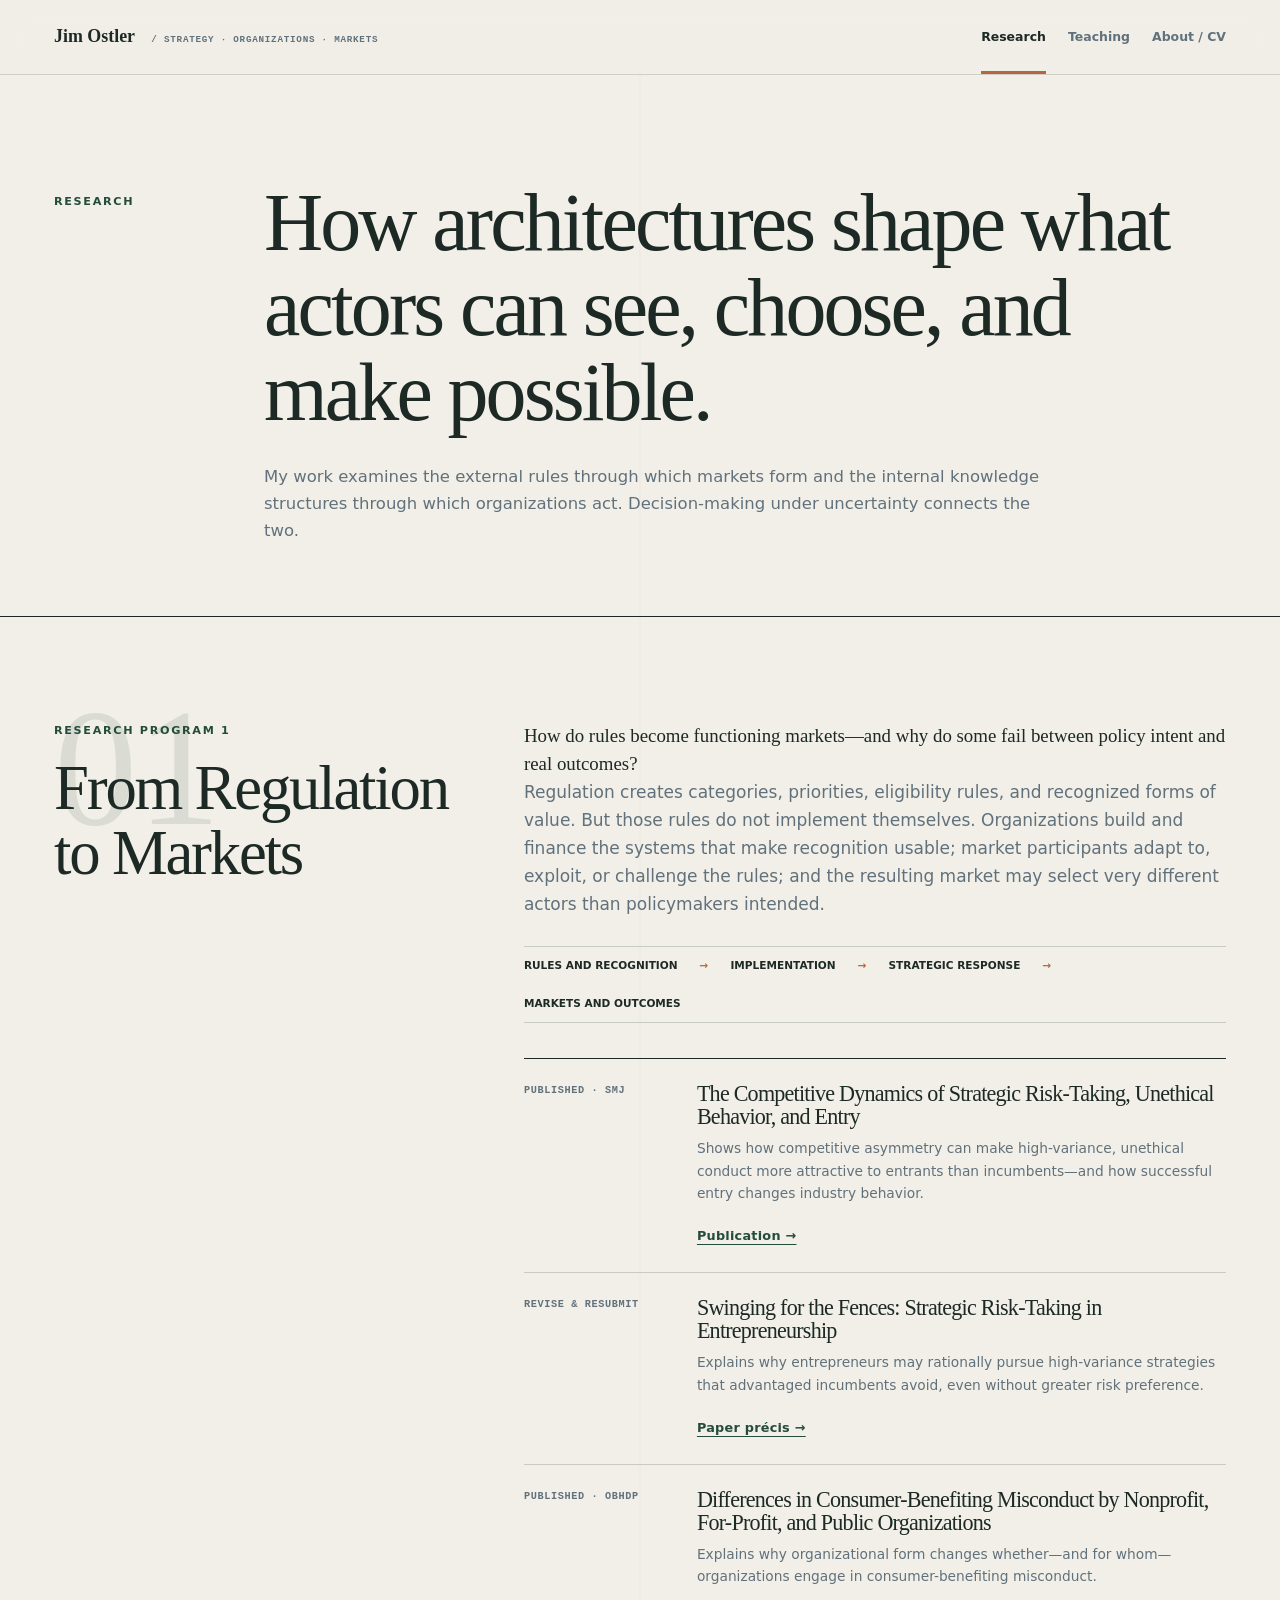
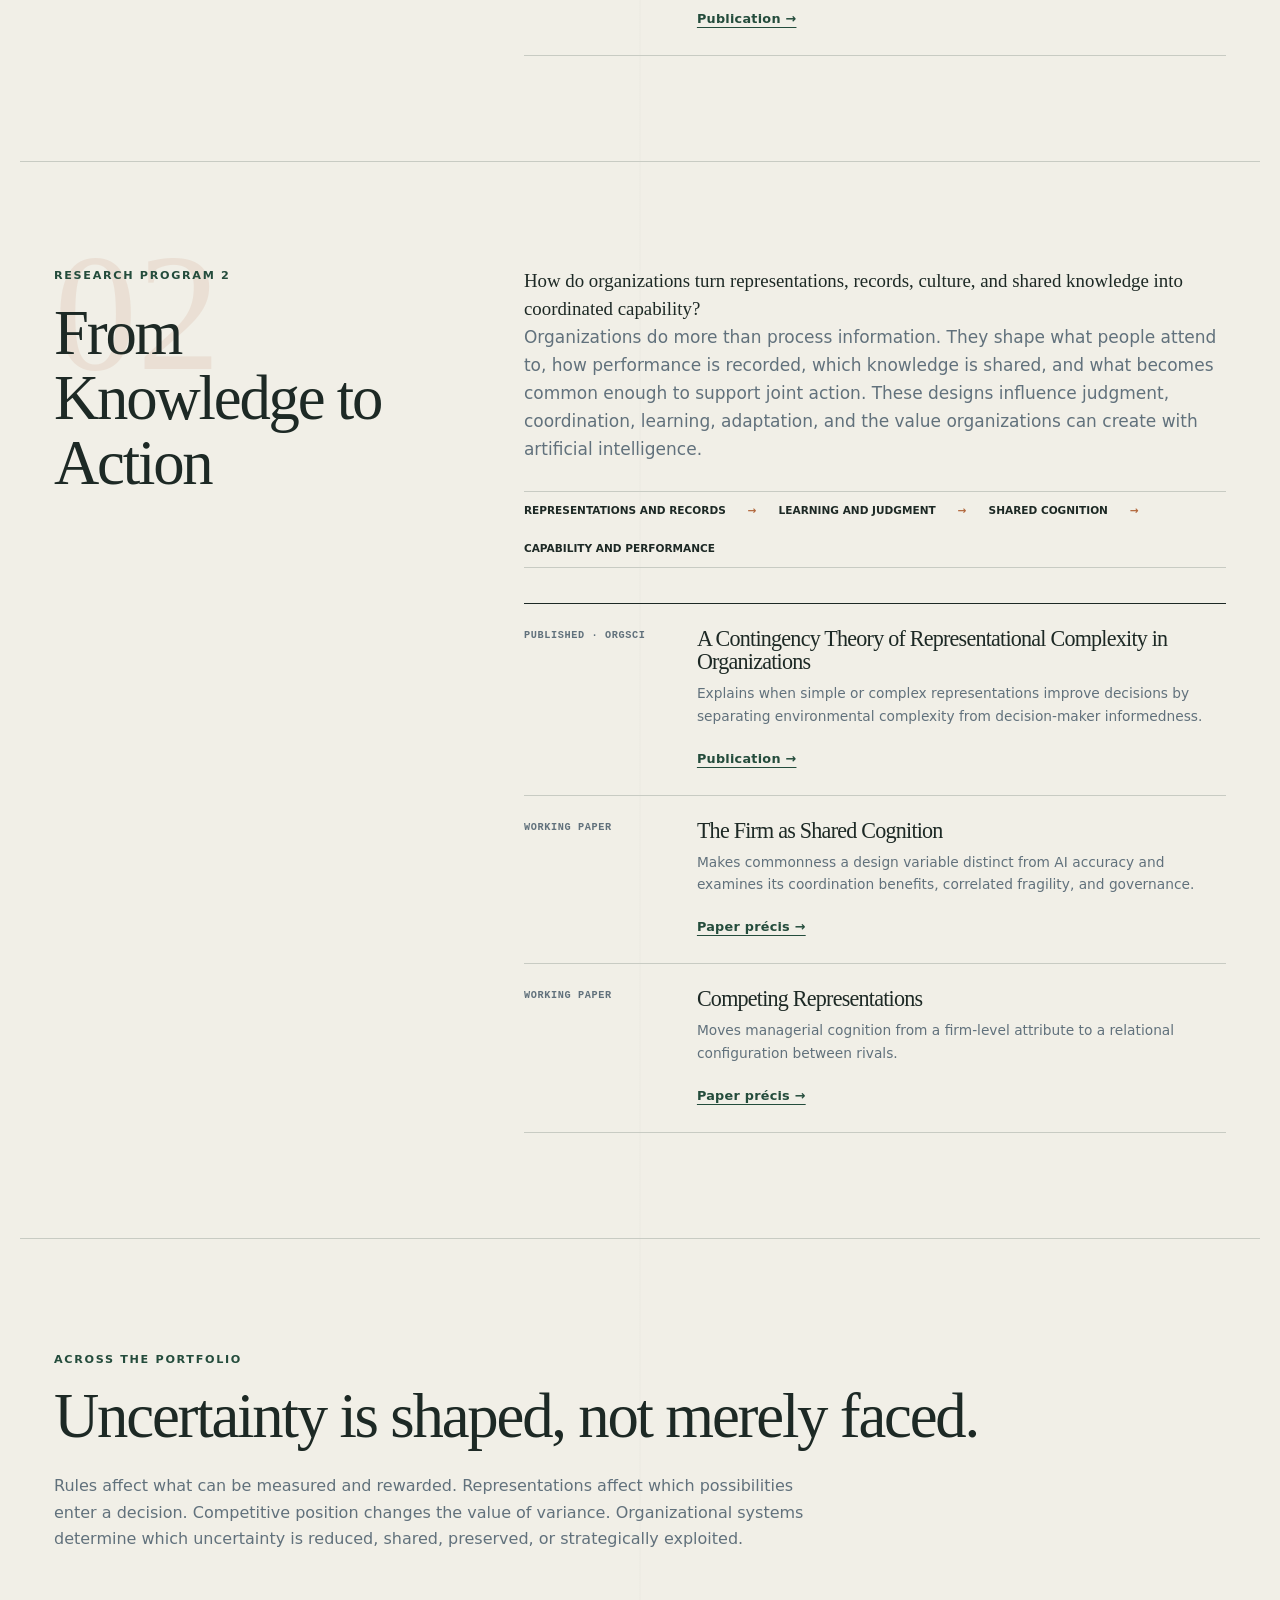
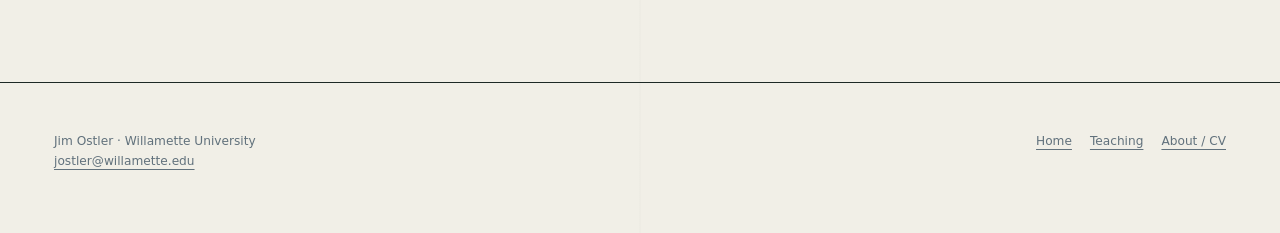
<file: research.html>
<!doctype html>
<html lang="en">
<head>
  <meta charset="utf-8">
  <meta name="viewport" content="width=device-width, initial-scale=1">
  <meta name="description" content="Research by Jim Ostler on market architecture, organizational knowledge, and decision-making under uncertainty.">
  <title>Research — Jim Ostler</title>
  <link rel="stylesheet" href="assets/styles.css">
</head>
<body>
  <a class="skip-link" href="#content">Skip to content</a>
  <header class="site-header"><nav class="nav" aria-label="Primary navigation"><a class="brand" href="index.html">Jim Ostler</a><div class="nav-links"><a aria-current="page" href="research.html">Research</a><a href="teaching.html">Teaching</a><a href="about.html">About / CV</a></div></nav></header>
  <main id="content">
    <header class="page-hero"><div class="wrap" data-reveal><p class="eyebrow">Research</p><h1>How architectures shape what actors can see, choose, and make possible.</h1><p class="lede">My work examines the external rules through which markets form and the internal knowledge structures through which organizations act. Decision-making under uncertainty connects the two.</p></div></header>

    <section class="wrap program-section" id="markets">
      <div data-reveal><p class="eyebrow">Research Program 1</p><h2>From Regulation to Markets</h2></div>
      <div class="program-copy" data-reveal>
        <p class="program-question">How do rules become functioning markets—and why do some fail between policy intent and real outcomes?</p>
        <p>Regulation creates categories, priorities, eligibility rules, and recognized forms of value. But those rules do not implement themselves. Organizations build and finance the systems that make recognition usable; market participants adapt to, exploit, or challenge the rules; and the resulting market may select very different actors than policymakers intended.</p>
        <div class="mini-path"><span>Rules and recognition</span><span>Implementation</span><span>Strategic response</span><span>Markets and outcomes</span></div>
        <div class="paper-list">
          <article class="paper-row"><div class="status">Published · SMJ</div><div><h3>The Competitive Dynamics of Strategic Risk-Taking, Unethical Behavior, and Entry</h3><p>Shows how competitive asymmetry can make high-variance, unethical conduct more attractive to entrants than incumbents—and how successful entry changes industry behavior.</p><a class="text-link" href="https://doi.org/10.1002/smj.3650">Publication →</a></div></article>
          <article class="paper-row"><div class="status">Revise &amp; resubmit</div><div><h3>Swinging for the Fences: Strategic Risk-Taking in Entrepreneurship</h3><p>Explains why entrepreneurs may rationally pursue high-variance strategies that advantaged incumbents avoid, even without greater risk preference.</p><a class="text-link" href="papers/swinging-for-the-fences.html">Paper précis →</a></div></article>
          <article class="paper-row"><div class="status">Published · OBHDP</div><div><h3>Differences in Consumer-Benefiting Misconduct by Nonprofit, For-Profit, and Public Organizations</h3><p>Explains why organizational form changes whether—and for whom—organizations engage in consumer-benefiting misconduct.</p><a class="text-link" href="https://doi.org/10.1016/j.obhdp.2020.02.002">Publication →</a></div></article>
        </div>
      </div>
    </section>

    <section class="wrap program-section knowledge-section" id="knowledge">
      <div data-reveal><p class="eyebrow">Research Program 2</p><h2>From Knowledge to Action</h2></div>
      <div class="program-copy" data-reveal>
        <p class="program-question">How do organizations turn representations, records, culture, and shared knowledge into coordinated capability?</p>
        <p>Organizations do more than process information. They shape what people attend to, how performance is recorded, which knowledge is shared, and what becomes common enough to support joint action. These designs influence judgment, coordination, learning, adaptation, and the value organizations can create with artificial intelligence.</p>
        <div class="mini-path"><span>Representations and records</span><span>Learning and judgment</span><span>Shared cognition</span><span>Capability and performance</span></div>
        <div class="paper-list">
          <article class="paper-row"><div class="status">Published · OrgSci</div><div><h3>A Contingency Theory of Representational Complexity in Organizations</h3><p>Explains when simple or complex representations improve decisions by separating environmental complexity from decision-maker informedness.</p><a class="text-link" href="https://doi.org/10.1287/orsc.2019.1346">Publication →</a></div></article>
          <article class="paper-row"><div class="status">Working paper</div><div><h3>The Firm as Shared Cognition</h3><p>Makes commonness a design variable distinct from AI accuracy and examines its coordination benefits, correlated fragility, and governance.</p><a class="text-link" href="papers/shared-cognition.html">Paper précis →</a></div></article>
          <article class="paper-row"><div class="status">Working paper</div><div><h3>Competing Representations</h3><p>Moves managerial cognition from a firm-level attribute to a relational configuration between rivals.</p><a class="text-link" href="papers/competing-representations.html">Paper précis →</a></div></article>
        </div>
      </div>
    </section>

    <section class="section">
      <div class="wrap" data-reveal><p class="eyebrow">Across the portfolio</p><h2>Uncertainty is shaped, not merely faced.</h2><p class="section-intro">Rules affect what can be measured and rewarded. Representations affect which possibilities enter a decision. Competitive position changes the value of variance. Organizational systems determine which uncertainty is reduced, shared, preserved, or strategically exploited.</p></div>
    </section>
  </main>
  <footer class="site-footer"><div class="wrap footer-layout"><p>Jim Ostler · Willamette University<br><a href="mailto:jostler@willamette.edu">jostler@willamette.edu</a></p><div class="footer-links"><a href="index.html">Home</a><a href="teaching.html">Teaching</a><a href="about.html">About / CV</a></div></div></footer>
  <script src="assets/site.js"></script>
</body>
</html>
</file>
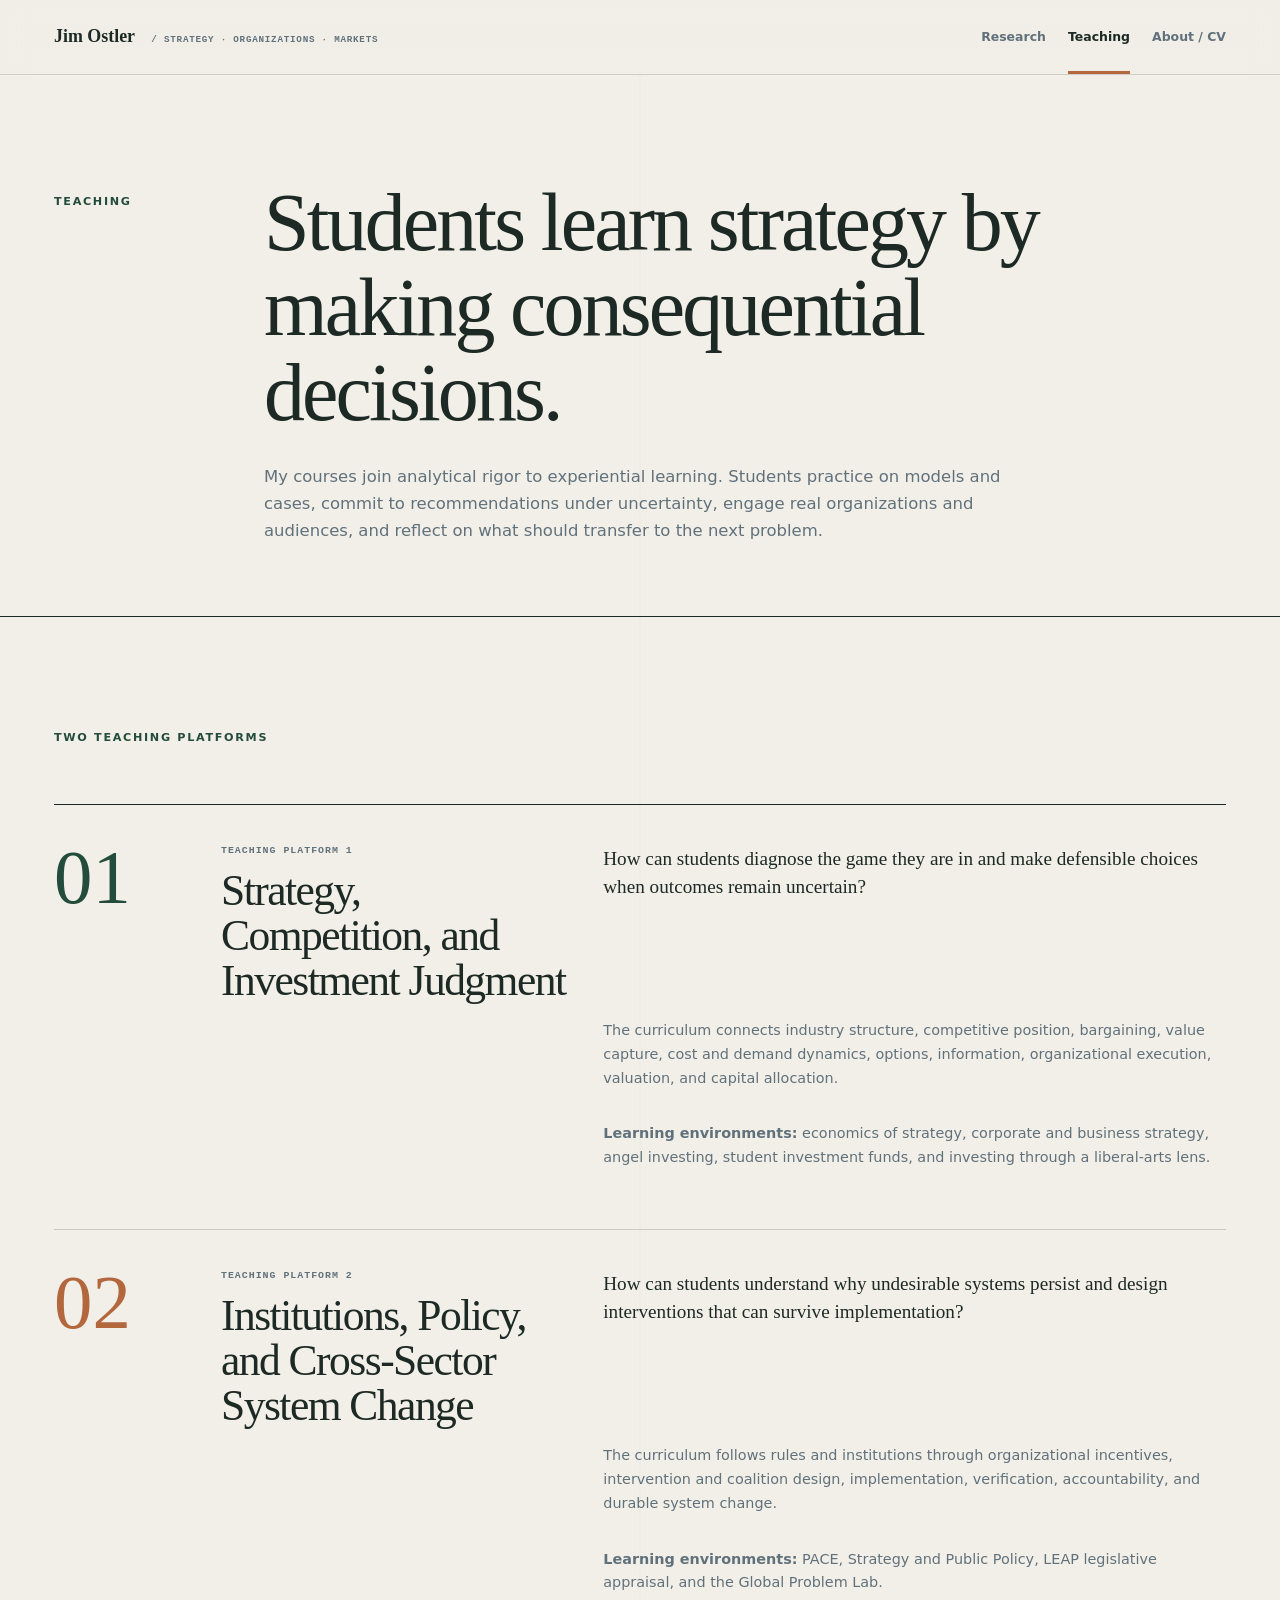
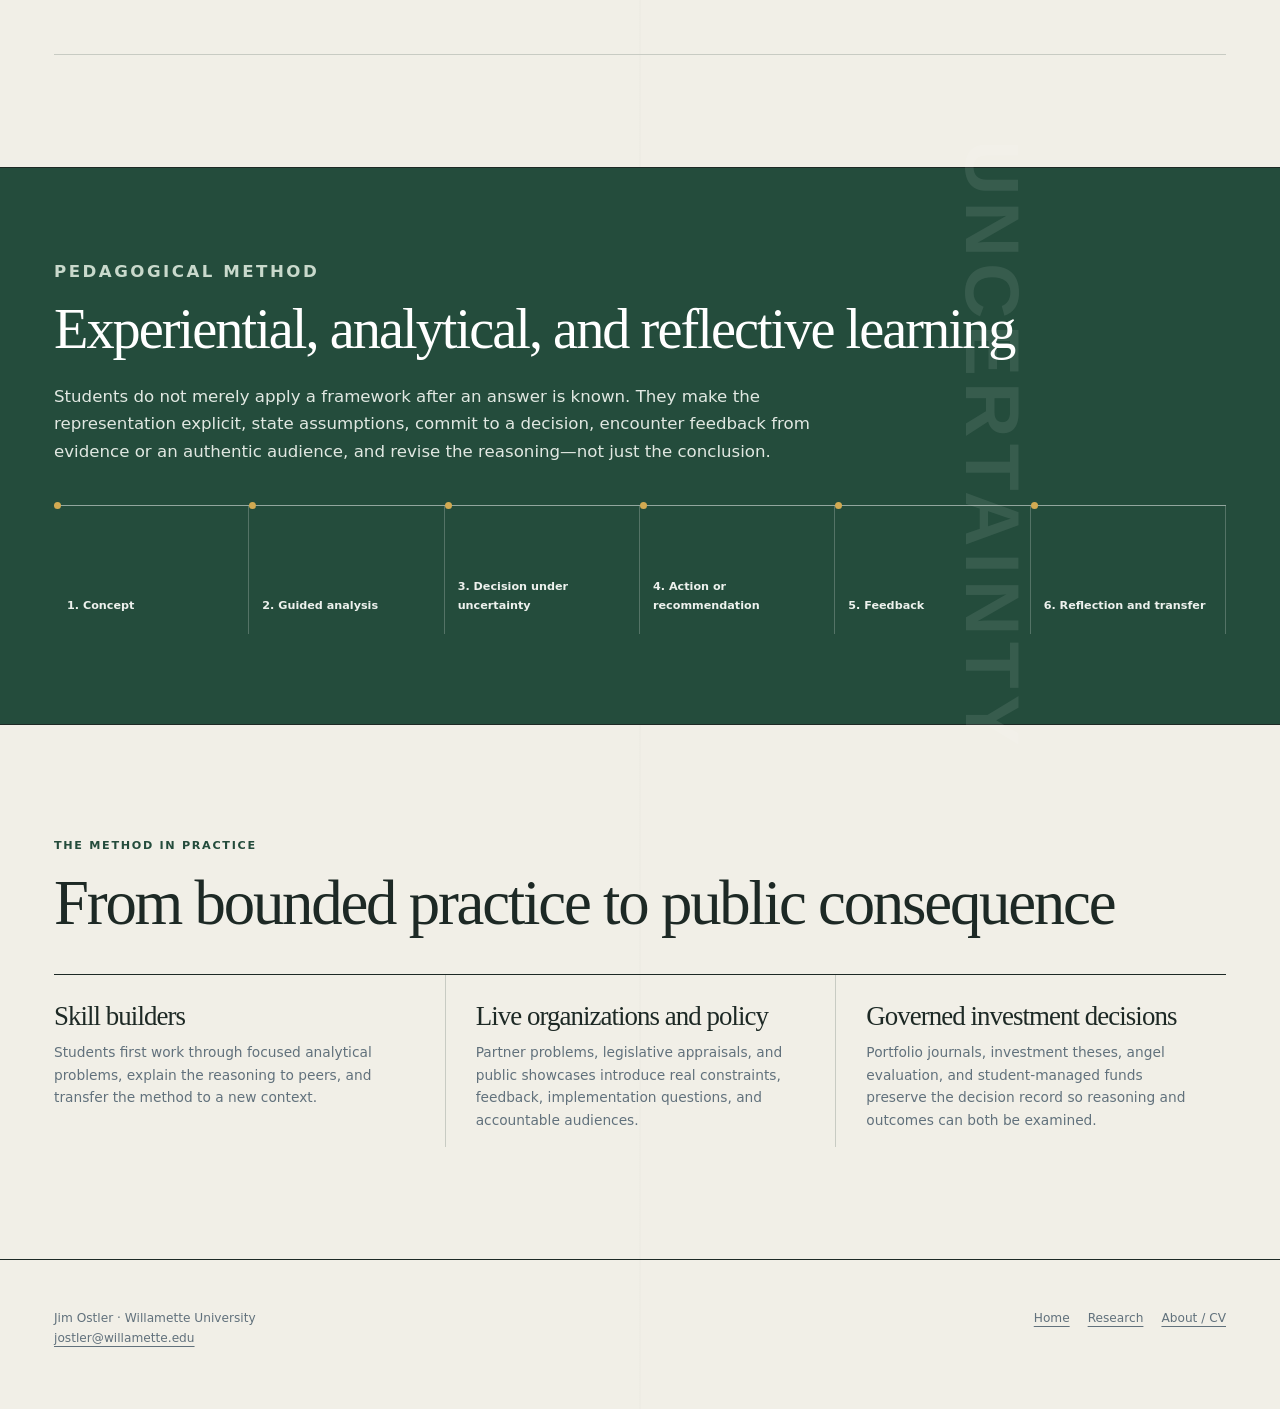
<file: teaching.html>
<!doctype html>
<html lang="en">
<head>
  <meta charset="utf-8">
  <meta name="viewport" content="width=device-width, initial-scale=1">
  <meta name="description" content="Jim Ostler's teaching platforms and experiential approach to strategy, investment, institutions, and system change.">
  <title>Teaching — Jim Ostler</title>
  <link rel="stylesheet" href="assets/styles.css">
</head>
<body>
  <a class="skip-link" href="#content">Skip to content</a>
  <header class="site-header"><nav class="nav" aria-label="Primary navigation"><a class="brand" href="index.html">Jim Ostler</a><div class="nav-links"><a href="research.html">Research</a><a aria-current="page" href="teaching.html">Teaching</a><a href="about.html">About / CV</a></div></nav></header>
  <main id="content">
    <header class="page-hero"><div class="wrap" data-reveal><p class="eyebrow">Teaching</p><h1>Students learn strategy by making consequential decisions.</h1><p class="lede">My courses join analytical rigor to experiential learning. Students practice on models and cases, commit to recommendations under uncertainty, engage real organizations and audiences, and reflect on what should transfer to the next problem.</p></div></header>

    <section class="section"><div class="wrap"><p class="eyebrow">Two teaching platforms</p><div class="program-grid">
      <article class="program-card market" data-reveal><span class="program-number">Teaching Platform 1</span><h3>Strategy, Competition, and Investment Judgment</h3><p class="program-question">How can students diagnose the game they are in and make defensible choices when outcomes remain uncertain?</p><p class="program-description">The curriculum connects industry structure, competitive position, bargaining, value capture, cost and demand dynamics, options, information, organizational execution, valuation, and capital allocation.</p><p class="program-description"><strong>Learning environments:</strong> economics of strategy, corporate and business strategy, angel investing, student investment funds, and investing through a liberal-arts lens.</p></article>
      <article class="program-card knowledge" data-reveal><span class="program-number">Teaching Platform 2</span><h3>Institutions, Policy, and Cross-Sector System Change</h3><p class="program-question">How can students understand why undesirable systems persist and design interventions that can survive implementation?</p><p class="program-description">The curriculum follows rules and institutions through organizational incentives, intervention and coalition design, implementation, verification, accountability, and durable system change.</p><p class="program-description"><strong>Learning environments:</strong> PACE, Strategy and Public Policy, LEAP legislative appraisal, and the Global Problem Lab.</p></article>
    </div></div></section>

    <section class="lens-band"><div class="wrap" data-reveal><p class="eyebrow">Pedagogical method</p><h2>Experiential, analytical, and reflective learning</h2><p>Students do not merely apply a framework after an answer is known. They make the representation explicit, state assumptions, commit to a decision, encounter feedback from evidence or an authentic audience, and revise the reasoning—not just the conclusion.</p><div class="method-steps" aria-label="Learning cycle"><div>1. Concept</div><div>2. Guided analysis</div><div>3. Decision under uncertainty</div><div>4. Action or recommendation</div><div>5. Feedback</div><div>6. Reflection and transfer</div></div></div></section>

    <section class="section"><div class="wrap"><p class="eyebrow">The method in practice</p><h2>From bounded practice to public consequence</h2><div class="examples">
      <article class="example" data-reveal><h3>Skill builders</h3><p>Students first work through focused analytical problems, explain the reasoning to peers, and transfer the method to a new context.</p></article>
      <article class="example" data-reveal><h3>Live organizations and policy</h3><p>Partner problems, legislative appraisals, and public showcases introduce real constraints, feedback, implementation questions, and accountable audiences.</p></article>
      <article class="example" data-reveal><h3>Governed investment decisions</h3><p>Portfolio journals, investment theses, angel evaluation, and student-managed funds preserve the decision record so reasoning and outcomes can both be examined.</p></article>
    </div></div></section>
  </main>
  <footer class="site-footer"><div class="wrap footer-layout"><p>Jim Ostler · Willamette University<br><a href="mailto:jostler@willamette.edu">jostler@willamette.edu</a></p><div class="footer-links"><a href="index.html">Home</a><a href="research.html">Research</a><a href="about.html">About / CV</a></div></div></footer>
  <script src="assets/site.js"></script>
</body>
</html>
</file>
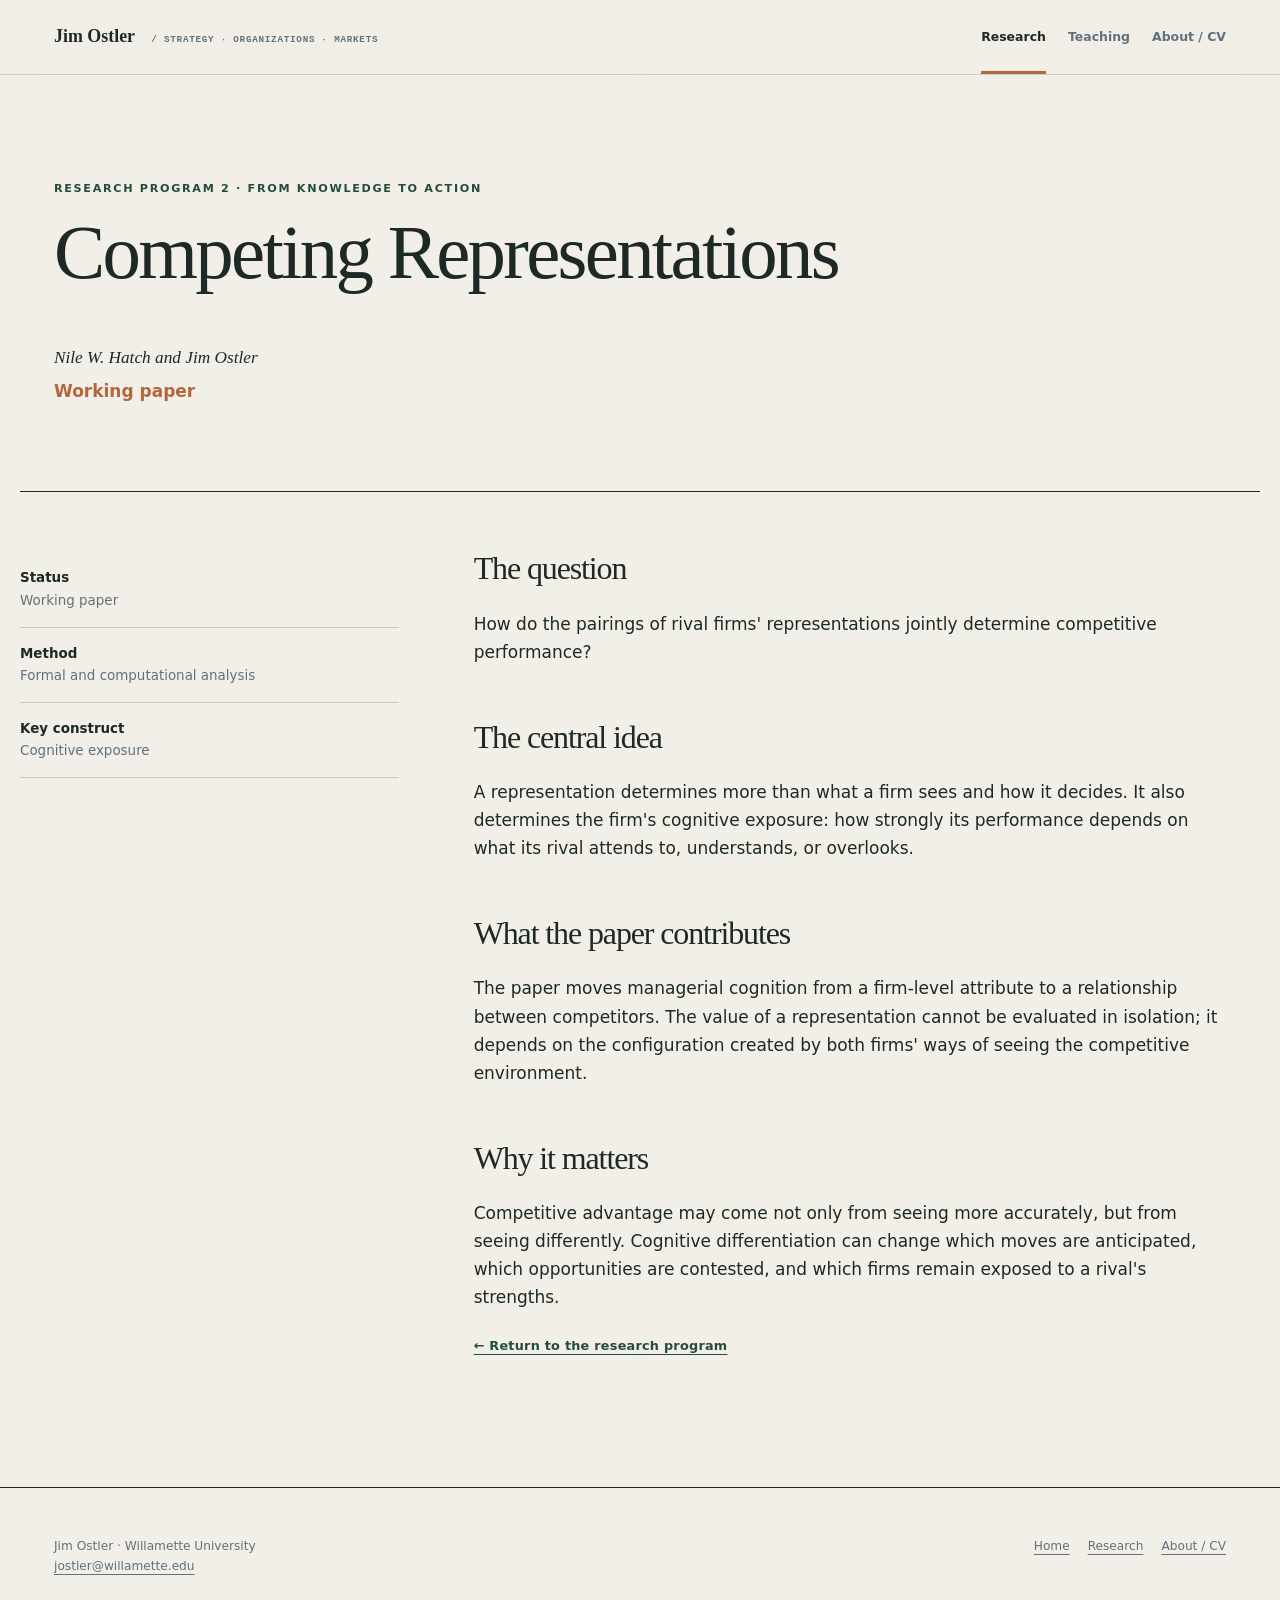
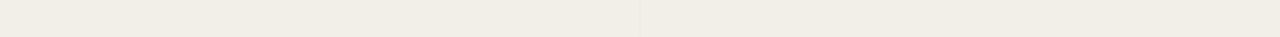
<file: papers/competing-representations.html>
<!doctype html>
<html lang="en">
<head>
  <meta charset="utf-8">
  <meta name="viewport" content="width=device-width, initial-scale=1">
  <meta name="description" content="A working paper by Nile W. Hatch and Jim Ostler on competing representations and cognitive exposure.">
  <title>Competing Representations — Jim Ostler</title>
  <link rel="stylesheet" href="../assets/styles.css">
</head>
<body>
  <a class="skip-link" href="#content">Skip to content</a>
  <header class="site-header"><nav class="nav" aria-label="Primary navigation"><a class="brand" href="../index.html">Jim Ostler</a><div class="nav-links"><a aria-current="page" href="../research.html">Research</a><a href="../teaching.html">Teaching</a><a href="../about.html">About / CV</a></div></nav></header>
  <main id="content"><header class="paper-hero"><div class="wrap" data-reveal><p class="eyebrow">Research Program 2 · From Knowledge to Action</p><h1>Competing Representations</h1><p class="paper-authors">Nile W. Hatch and Jim Ostler</p><p class="paper-status">Working paper</p></div></header>
    <section class="wrap paper-body"><aside class="paper-aside" data-reveal><div><strong>Status</strong>Working paper</div><div><strong>Method</strong>Formal and computational analysis</div><div><strong>Key construct</strong>Cognitive exposure</div></aside>
      <article class="paper-content" data-reveal><h2>The question</h2><p>How do the pairings of rival firms' representations jointly determine competitive performance?</p><h2>The central idea</h2><p>A representation determines more than what a firm sees and how it decides. It also determines the firm's cognitive exposure: how strongly its performance depends on what its rival attends to, understands, or overlooks.</p><h2>What the paper contributes</h2><p>The paper moves managerial cognition from a firm-level attribute to a relationship between competitors. The value of a representation cannot be evaluated in isolation; it depends on the configuration created by both firms' ways of seeing the competitive environment.</p><h2>Why it matters</h2><p>Competitive advantage may come not only from seeing more accurately, but from seeing differently. Cognitive differentiation can change which moves are anticipated, which opportunities are contested, and which firms remain exposed to a rival's strengths.</p><p><a class="text-link" href="../research.html#knowledge">← Return to the research program</a></p></article>
    </section></main>
  <footer class="site-footer"><div class="wrap footer-layout"><p>Jim Ostler · Willamette University<br><a href="mailto:jostler@willamette.edu">jostler@willamette.edu</a></p><div class="footer-links"><a href="../index.html">Home</a><a href="../research.html">Research</a><a href="../about.html">About / CV</a></div></div></footer>
  <script src="../assets/site.js"></script>
</body>
</html>
</file>
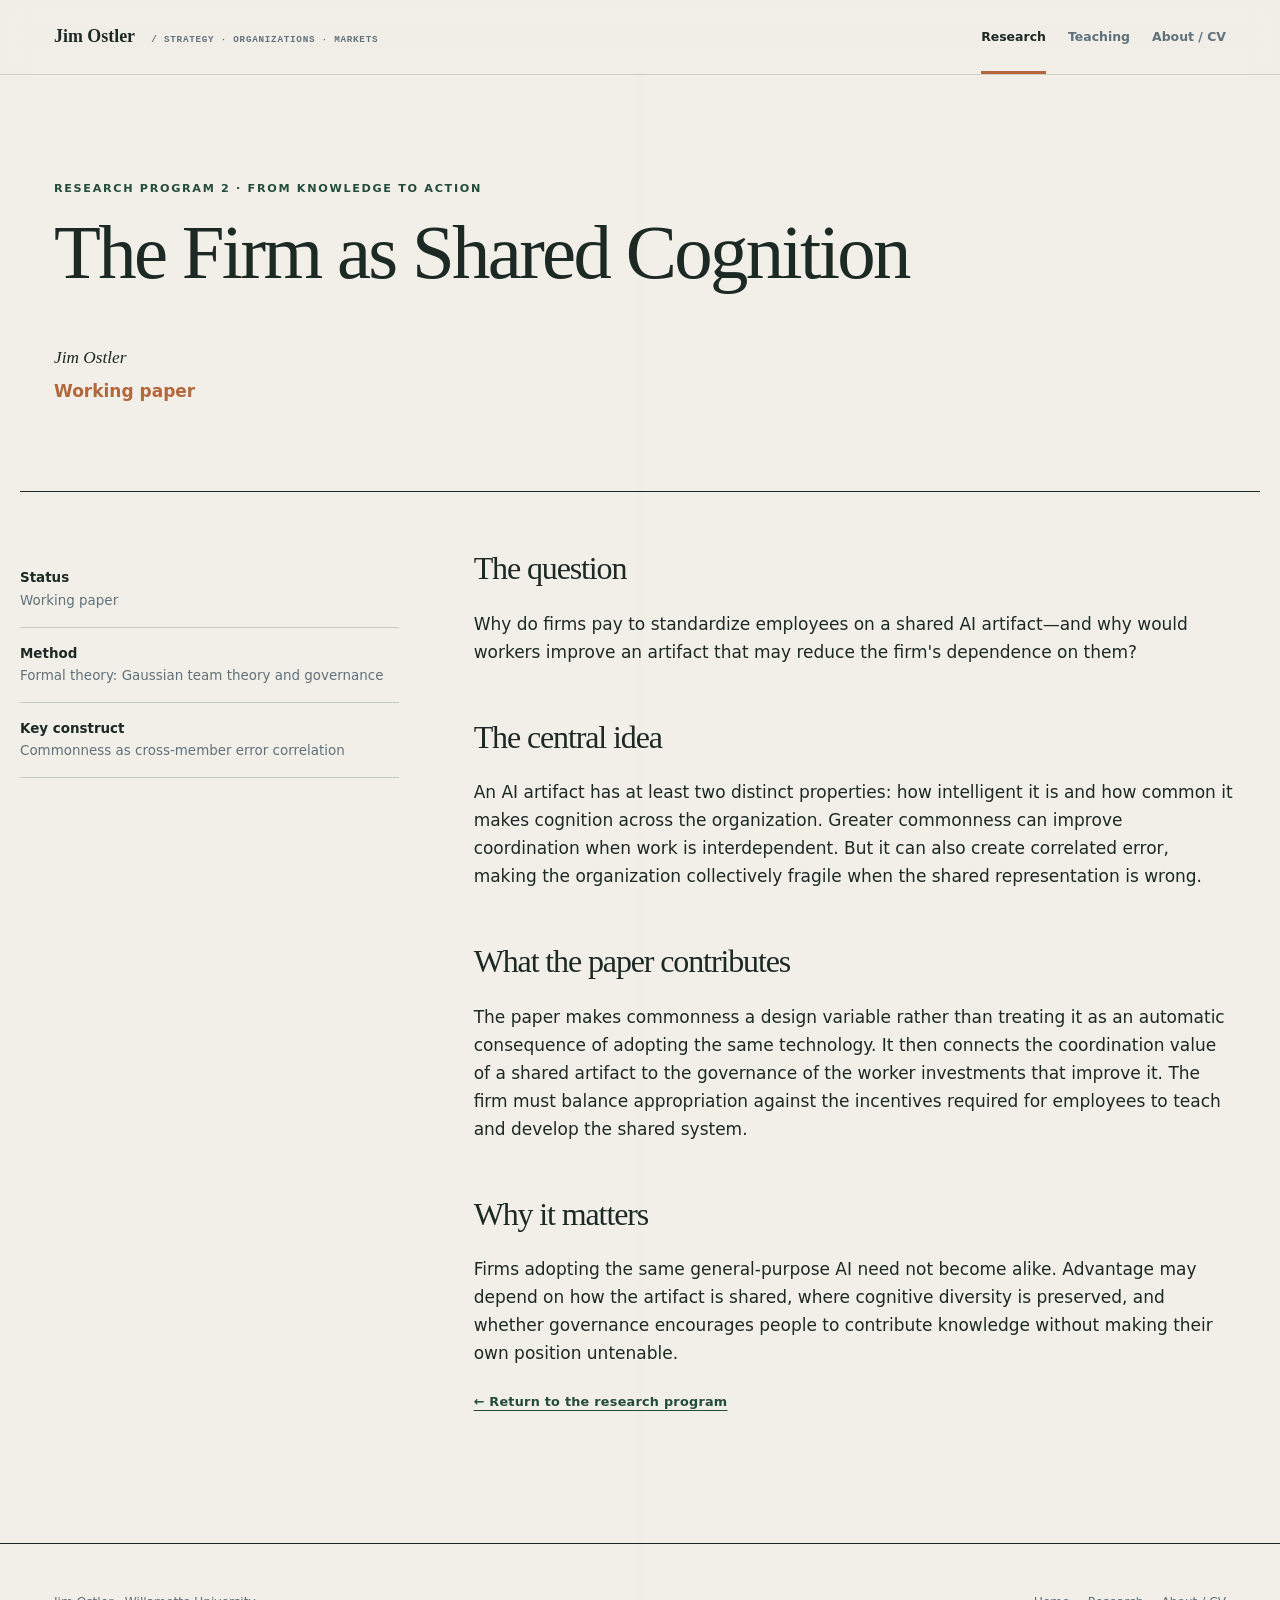
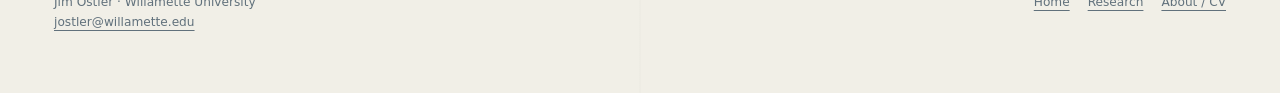
<file: papers/shared-cognition.html>
<!doctype html>
<html lang="en">
<head>
  <meta charset="utf-8">
  <meta name="viewport" content="width=device-width, initial-scale=1">
  <meta name="description" content="The Firm as Shared Cognition, a working paper by Jim Ostler.">
  <title>The Firm as Shared Cognition — Jim Ostler</title>
  <link rel="stylesheet" href="../assets/styles.css">
</head>
<body>
  <a class="skip-link" href="#content">Skip to content</a>
  <header class="site-header"><nav class="nav" aria-label="Primary navigation"><a class="brand" href="../index.html">Jim Ostler</a><div class="nav-links"><a aria-current="page" href="../research.html">Research</a><a href="../teaching.html">Teaching</a><a href="../about.html">About / CV</a></div></nav></header>
  <main id="content"><header class="paper-hero"><div class="wrap" data-reveal><p class="eyebrow">Research Program 2 · From Knowledge to Action</p><h1>The Firm as Shared Cognition</h1><p class="paper-authors">Jim Ostler</p><p class="paper-status">Working paper</p></div></header>
    <section class="wrap paper-body"><aside class="paper-aside" data-reveal><div><strong>Status</strong>Working paper</div><div><strong>Method</strong>Formal theory: Gaussian team theory and governance</div><div><strong>Key construct</strong>Commonness as cross-member error correlation</div></aside>
      <article class="paper-content" data-reveal><h2>The question</h2><p>Why do firms pay to standardize employees on a shared AI artifact—and why would workers improve an artifact that may reduce the firm's dependence on them?</p><h2>The central idea</h2><p>An AI artifact has at least two distinct properties: how intelligent it is and how common it makes cognition across the organization. Greater commonness can improve coordination when work is interdependent. But it can also create correlated error, making the organization collectively fragile when the shared representation is wrong.</p><h2>What the paper contributes</h2><p>The paper makes commonness a design variable rather than treating it as an automatic consequence of adopting the same technology. It then connects the coordination value of a shared artifact to the governance of the worker investments that improve it. The firm must balance appropriation against the incentives required for employees to teach and develop the shared system.</p><h2>Why it matters</h2><p>Firms adopting the same general-purpose AI need not become alike. Advantage may depend on how the artifact is shared, where cognitive diversity is preserved, and whether governance encourages people to contribute knowledge without making their own position untenable.</p><p><a class="text-link" href="../research.html#knowledge">← Return to the research program</a></p></article>
    </section></main>
  <footer class="site-footer"><div class="wrap footer-layout"><p>Jim Ostler · Willamette University<br><a href="mailto:jostler@willamette.edu">jostler@willamette.edu</a></p><div class="footer-links"><a href="../index.html">Home</a><a href="../research.html">Research</a><a href="../about.html">About / CV</a></div></div></footer>
  <script src="../assets/site.js"></script>
</body>
</html>
</file>
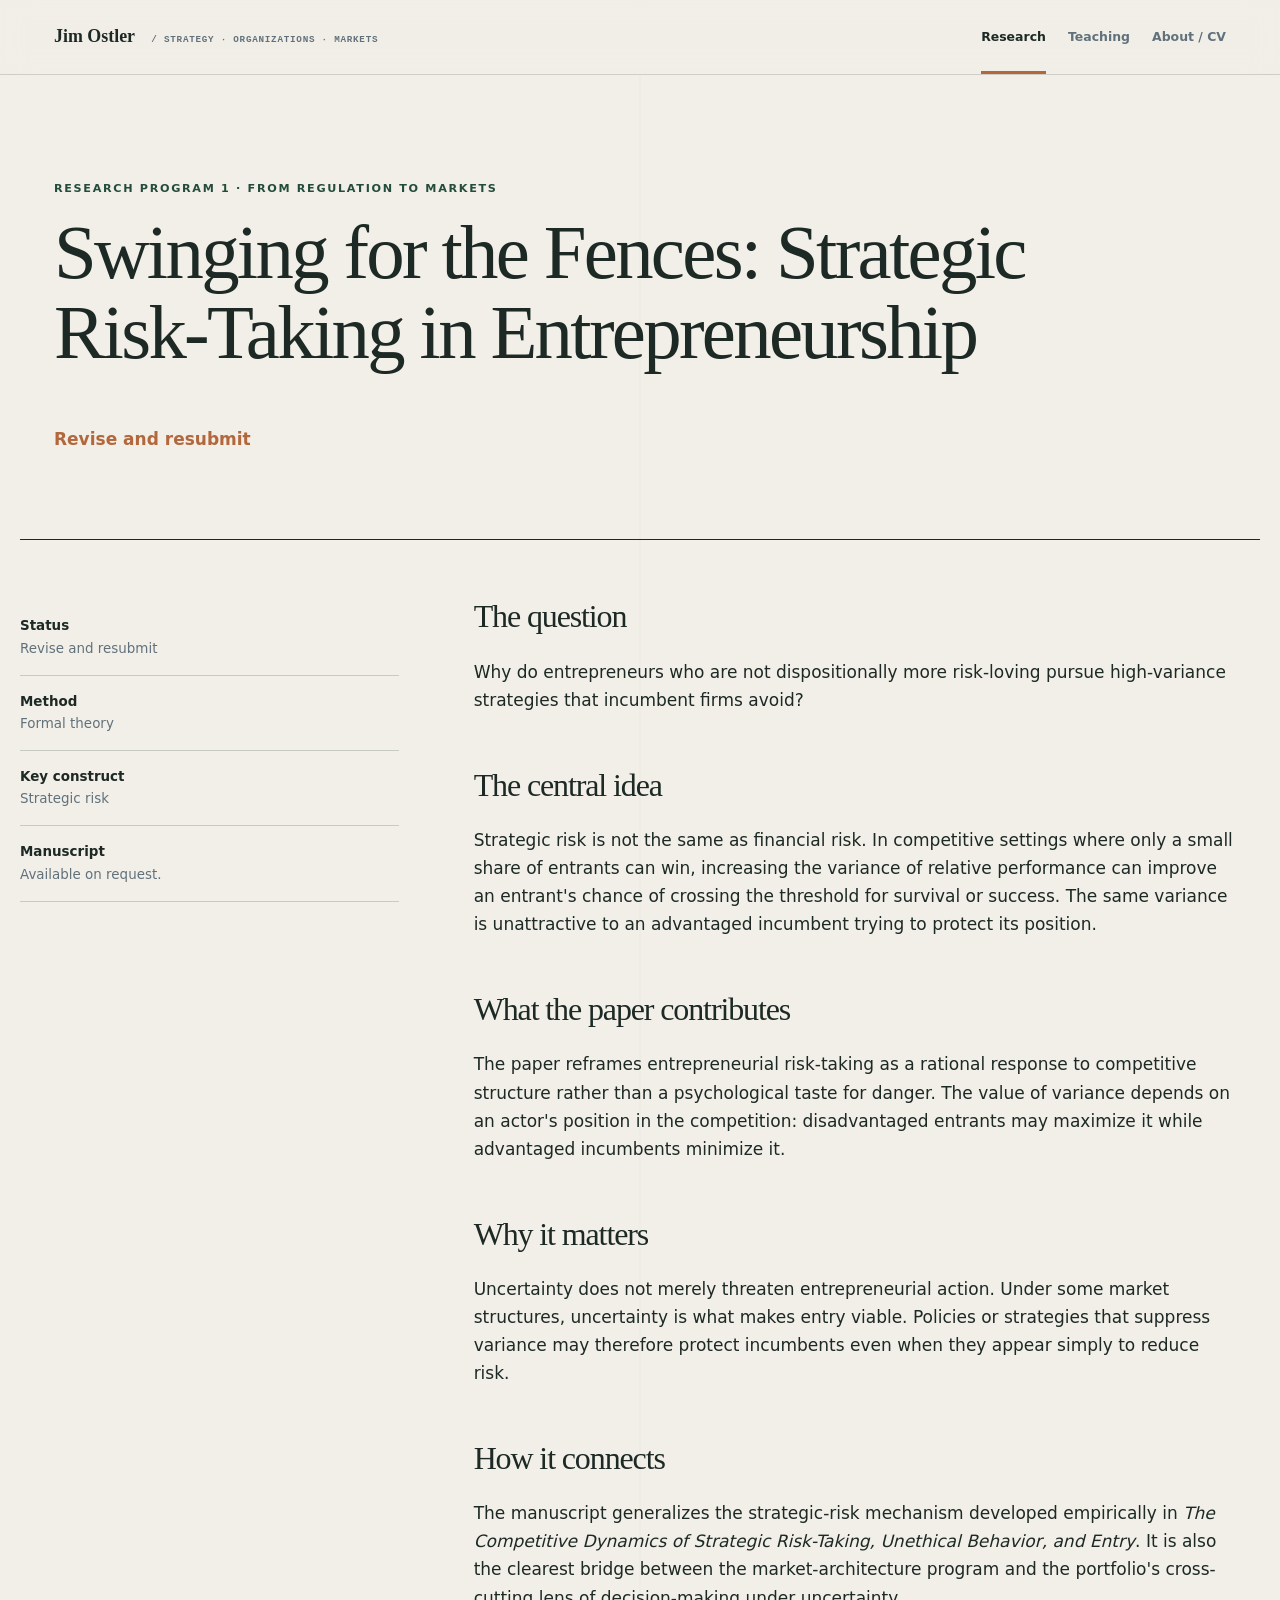
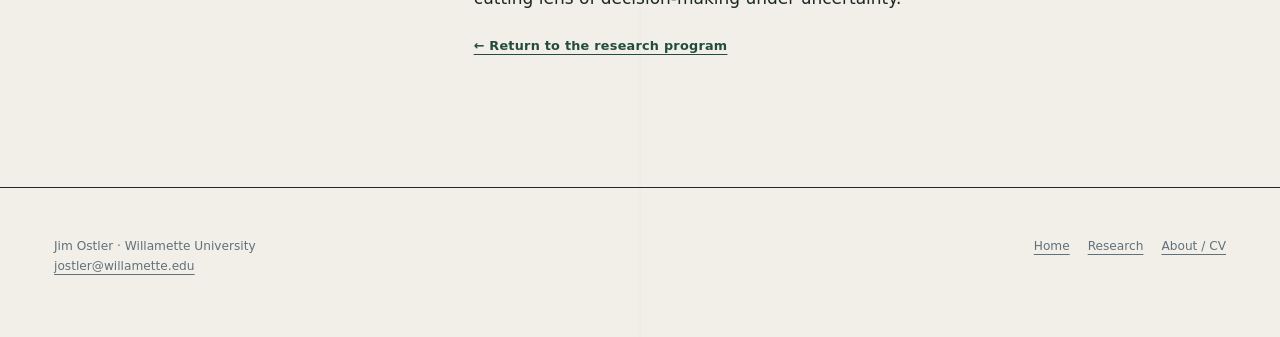
<file: papers/swinging-for-the-fences.html>
<!doctype html>
<html lang="en">
<head>
  <meta charset="utf-8">
  <meta name="viewport" content="width=device-width, initial-scale=1">
  <meta name="description" content="Swinging for the Fences: Strategic Risk-Taking in Entrepreneurship, a manuscript under revise and resubmit.">
  <title>Swinging for the Fences — Jim Ostler</title>
  <link rel="stylesheet" href="../assets/styles.css">
</head>
<body>
  <a class="skip-link" href="#content">Skip to content</a>
  <header class="site-header"><nav class="nav" aria-label="Primary navigation"><a class="brand" href="../index.html">Jim Ostler</a><div class="nav-links"><a aria-current="page" href="../research.html">Research</a><a href="../teaching.html">Teaching</a><a href="../about.html">About / CV</a></div></nav></header>
  <main id="content">
    <header class="paper-hero"><div class="wrap" data-reveal><p class="eyebrow">Research Program 1 · From Regulation to Markets</p><h1>Swinging for the Fences: Strategic Risk-Taking in Entrepreneurship</h1><p class="paper-status">Revise and resubmit</p></div></header>
    <section class="wrap paper-body">
      <aside class="paper-aside" data-reveal><div><strong>Status</strong>Revise and resubmit</div><div><strong>Method</strong>Formal theory</div><div><strong>Key construct</strong>Strategic risk</div><div><strong>Manuscript</strong>Available on request.</div></aside>
      <article class="paper-content" data-reveal>
        <h2>The question</h2><p>Why do entrepreneurs who are not dispositionally more risk-loving pursue high-variance strategies that incumbent firms avoid?</p>
        <h2>The central idea</h2><p>Strategic risk is not the same as financial risk. In competitive settings where only a small share of entrants can win, increasing the variance of relative performance can improve an entrant's chance of crossing the threshold for survival or success. The same variance is unattractive to an advantaged incumbent trying to protect its position.</p>
        <h2>What the paper contributes</h2><p>The paper reframes entrepreneurial risk-taking as a rational response to competitive structure rather than a psychological taste for danger. The value of variance depends on an actor's position in the competition: disadvantaged entrants may maximize it while advantaged incumbents minimize it.</p>
        <h2>Why it matters</h2><p>Uncertainty does not merely threaten entrepreneurial action. Under some market structures, uncertainty is what makes entry viable. Policies or strategies that suppress variance may therefore protect incumbents even when they appear simply to reduce risk.</p>
        <h2>How it connects</h2><p>The manuscript generalizes the strategic-risk mechanism developed empirically in <em>The Competitive Dynamics of Strategic Risk-Taking, Unethical Behavior, and Entry</em>. It is also the clearest bridge between the market-architecture program and the portfolio's cross-cutting lens of decision-making under uncertainty.</p>
        <p><a class="text-link" href="../research.html#markets">← Return to the research program</a></p>
      </article>
    </section>
  </main>
  <footer class="site-footer"><div class="wrap footer-layout"><p>Jim Ostler · Willamette University<br><a href="mailto:jostler@willamette.edu">jostler@willamette.edu</a></p><div class="footer-links"><a href="../index.html">Home</a><a href="../research.html">Research</a><a href="../about.html">About / CV</a></div></div></footer>
  <script src="../assets/site.js"></script>
</body>
</html>
</file>
<file: assets/styles.css>
:root {
  --ink: #1d2925;
  --muted: #61717c;
  --paper: #f1efe7;
  --surface: #f8f6ef;
  --line: #c8cbc3;
  --forest: #244c3c;
  --forest-soft: #dce4d9;
  --rust: #b2673c;
  --rust-soft: #eadbd2;
  --signal: #d2aa52;
  --max: 1240px;
}

* { box-sizing: border-box; }
html { scroll-behavior: smooth; }
body {
  margin: 0;
  background:
    linear-gradient(90deg, transparent 0, transparent calc(50% - 1px), rgba(29,41,37,.026) 50%, transparent calc(50% + 1px)),
    var(--paper);
  color: var(--ink);
  font-family: Inter, ui-sans-serif, system-ui, -apple-system, BlinkMacSystemFont, "Segoe UI", sans-serif;
  font-size: 17px;
  line-height: 1.65;
}
a { color: inherit; text-decoration-thickness: 1px; text-underline-offset: 4px; }
a:hover { color: var(--rust); }
img { max-width: 100%; }
.skip-link { position:absolute; left:-999px; top:8px; z-index:100; background:var(--ink); color:white; padding:8px 12px; }
.skip-link:focus { left:8px; }
.wrap { width:min(100%, var(--max)); margin:0 auto; padding-left:34px; padding-right:34px; }

.site-header { position:sticky; top:0; z-index:20; border-bottom:1px solid rgba(29,41,37,.16); background:rgba(241,239,231,.94); backdrop-filter:blur(14px); }
.nav { width:min(100%, var(--max)); min-height:74px; margin:0 auto; padding:0 34px; display:grid; grid-template-columns:1fr auto; align-items:center; gap:28px; }
.brand { width:max-content; font-family:Georgia,"Times New Roman",serif; font-size:1.12rem; font-weight:700; text-decoration:none; }
.brand::after { content:" / strategy · organizations · markets"; margin-left:10px; color:var(--muted); font:600 .58rem/1 ui-monospace,SFMono-Regular,Consolas,monospace; letter-spacing:.08em; text-transform:uppercase; }
.nav-links { display:flex; gap:22px; }
.nav-links a { position:relative; color:var(--muted); font-size:.78rem; font-weight:700; text-decoration:none; }
.nav-links a:hover, .nav-links a[aria-current="page"] { color:var(--ink); }
.nav-links a[aria-current="page"]::after { content:""; position:absolute; left:0; right:0; bottom:-27px; height:3px; background:var(--rust); }

main { overflow:hidden; }
.folio-mark { margin:0 0 32px; color:#818981; font:700 .62rem/1.2 ui-monospace,SFMono-Regular,Consolas,monospace; letter-spacing:.13em; text-transform:uppercase; }
.eyebrow { margin:0 0 15px; color:var(--forest); font-size:.7rem; font-weight:800; letter-spacing:.15em; text-transform:uppercase; }
h1,h2,h3 { margin-top:0; font-family:Georgia,"Times New Roman",serif; font-weight:500; letter-spacing:-.035em; line-height:1.04; }
h1 { font-size:clamp(3.15rem,7vw,6.8rem); }
h2 { margin-bottom:24px; font-size:clamp(2.35rem,4.9vw,4.7rem); }
h3 { margin-bottom:10px; font-size:clamp(1.42rem,2.1vw,2rem); }
p { margin:0 0 1.1em; }

.hero { padding:58px 0 0; border-bottom:1px solid var(--line); }
.hero-layout { display:block; }
.hero-copy { max-width:1040px; }
.hero-name { margin-bottom:26px; }
.hero-statement { margin:0; font-size:clamp(3.15rem,6.8vw,6.5rem); }
.hero-statement em { color:var(--forest); font-style:normal; }
.hero-coda { max-width:670px; margin:25px 0 0; color:var(--rust); font:italic 500 clamp(1.25rem,2vw,1.75rem)/1.35 Georgia,serif; }
.hero-role { max-width:700px; margin-top:30px; color:var(--muted); font-size:.88rem; }
.actions { display:flex; flex-wrap:wrap; gap:20px; align-items:center; margin-top:28px; }
.button { display:inline-flex; min-height:45px; padding:10px 17px; align-items:center; border:1px solid var(--ink); background:var(--ink); color:white; font-size:.76rem; font-weight:800; letter-spacing:.04em; text-decoration:none; text-transform:uppercase; }
.button:hover { border-color:var(--forest); background:var(--forest); color:white; }
.button.secondary { background:transparent; color:var(--ink); }
.button.secondary:hover { color:var(--rust); border-color:var(--rust); }
.text-link { color:var(--forest); font-size:.8rem; font-weight:800; letter-spacing:.02em; }
.knowledge .text-link { color:var(--rust); }

.decision-pathways { margin:58px 0 0; border-top:1px solid var(--ink); }
.pathway-label { margin:0; padding:25px 0 2px; }
.decision-route { display:grid; grid-template-columns:auto minmax(120px,1fr) auto; align-items:center; padding:28px 0 22px; text-decoration:none; }
.route-market { color:var(--forest); }
.route-knowledge { color:var(--rust); }
.route-endpoint { font:500 clamp(2.35rem,5vw,5rem)/1 Georgia,"Times New Roman",serif; letter-spacing:-.045em; }
.route-endpoint:last-of-type { text-align:right; }
.route-arrow { position:relative; height:1px; margin:7px 34px 0; background:currentColor; opacity:.72; }
.route-arrow::after { content:""; position:absolute; right:0; top:50%; width:10px; height:10px; border-top:1px solid currentColor; border-right:1px solid currentColor; transform:translateY(-50%) rotate(45deg); transform-origin:center; }
.route-detail { grid-column:1 / -1; margin-top:18px; color:var(--muted); font:700 .57rem/1.2 ui-monospace,SFMono-Regular,Consolas,monospace; letter-spacing:.1em; text-align:center; text-transform:uppercase; }
.route-detail b { margin-left:13px; color:var(--ink); font-weight:800; }
.decision-route:hover .route-arrow { opacity:1; }
.decision-route:hover .route-detail b { color:var(--rust); }
.shared-lens-wrap { position:relative; display:grid; width:230px; height:190px; margin:0 auto; place-items:center; }
.shared-lens-wrap::before,.shared-lens-wrap::after { content:""; position:absolute; inset:21px 13px; border:1px solid rgba(29,41,37,.26); border-radius:50%; transform:rotate(24deg); }
.shared-lens-wrap::after { transform:rotate(-24deg); }
.shared-lens { position:relative; z-index:1; display:flex; width:166px; height:166px; padding:22px; flex-direction:column; align-items:center; justify-content:center; border-radius:50%; background:var(--ink); color:var(--paper); text-align:center; }
.shared-lens span { font:800 .58rem/1.15 ui-monospace,SFMono-Regular,Consolas,monospace; letter-spacing:.1em; text-transform:uppercase; }
.shared-lens strong { display:block; margin-top:7px; font:italic 500 1.3rem/1.05 Georgia,"Times New Roman",serif; }
.shared-lens small { display:block; margin-top:13px; color:rgba(255,255,255,.64); font:800 .49rem/1 ui-monospace,SFMono-Regular,Consolas,monospace; letter-spacing:.12em; text-transform:uppercase; }
.decision-pathways figcaption { max-width:980px; margin:0; padding:28px 0 34px; border-top:1px solid var(--line); color:var(--ink); font:500 clamp(1.05rem,1.8vw,1.35rem)/1.48 Georgia,"Times New Roman",serif; }

.orientation { padding:72px 0; border-bottom:1px solid var(--ink); background:rgba(248,247,241,.48); }
.orientation-layout { display:grid; grid-template-columns:.72fr 1.28fr; gap:80px; }
.orientation .folio-mark { margin-bottom:18px; }
.orientation-key { margin:0; color:var(--forest); font:500 clamp(1.5rem,2.5vw,2.25rem)/1.16 Georgia,"Times New Roman",serif; letter-spacing:-.025em; }
.orientation-copy { max-width:760px; }
.orientation-lead { margin:0 0 17px; color:var(--ink); font:500 clamp(1.45rem,2.5vw,2.15rem)/1.3 Georgia,"Times New Roman",serif; letter-spacing:-.02em; }
.orientation-copy > p:last-child { max-width:690px; margin:0; color:var(--muted); font-size:.93rem; }

.home-research { border-bottom:1px solid var(--ink); }
.home-section-intro { display:grid; grid-template-columns:.58fr 1.42fr; gap:70px; align-items:start; }
.home-section-intro .folio-mark { margin-bottom:17px; }
.home-section-intro h2 { margin-bottom:18px; }
.home-section-intro > div:last-child > p { max-width:710px; margin:0; color:var(--muted); }
.home-program-grid { display:grid; grid-template-columns:1fr 1fr; margin-top:54px; border-top:1px solid var(--ink); border-bottom:1px solid var(--line); }
.home-program { display:flex; flex-direction:column; min-width:0; padding:38px 46px 40px 0; }
.home-program + .home-program { padding-right:0; padding-left:46px; border-left:1px solid var(--line); }
.home-program-number { color:var(--muted); font:800 .61rem/1.3 ui-monospace,SFMono-Regular,Consolas,monospace; letter-spacing:.1em; text-transform:uppercase; }
.home-program h3 { margin:13px 0 18px; font-size:clamp(2rem,3.5vw,3.45rem); }
.home-program-question { margin:0; font:500 1.12rem/1.47 Georgia,"Times New Roman",serif; }
.home-program-copy { margin:15px 0 24px; color:var(--muted); font-size:.88rem; }
.home-work { margin:auto 0 25px; padding-top:18px; border-top:1px solid var(--line); }
.home-work > span { display:block; margin-bottom:4px; color:var(--muted); font:800 .58rem/1.2 ui-monospace,SFMono-Regular,Consolas,monospace; letter-spacing:.1em; text-transform:uppercase; }
.home-work a { position:relative; display:block; padding:13px 28px 12px 0; border-bottom:1px solid var(--line); text-decoration:none; }
.home-work a::after { content:"↗"; position:absolute; right:2px; top:13px; color:var(--muted); }
.home-work a:hover::after { color:var(--rust); }
.home-work strong { display:block; font:500 1rem/1.3 Georgia,"Times New Roman",serif; }
.home-work small { display:block; margin-top:4px; color:var(--muted); font-size:.65rem; font-weight:700; letter-spacing:.04em; text-transform:uppercase; }
.home-research-link { display:inline-block; margin-top:26px; }

.home-teaching { padding:94px 0 100px; background:rgba(248,247,241,.55); border-bottom:1px solid var(--line); }
.home-teaching-layout { display:grid; grid-template-columns:.88fr 1.12fr; gap:85px; align-items:start; }
.home-teaching h2 { max-width:560px; margin-bottom:24px; }
.home-teaching-copy { max-width:570px; color:var(--muted); font-size:.95rem; }
.teaching-platform-links { border-top:1px solid var(--ink); }
.teaching-platform-links a { position:relative; display:block; padding:28px 58px 29px 0; border-bottom:1px solid var(--line); text-decoration:none; }
.teaching-platform-links a::after { content:"→"; position:absolute; right:4px; top:50%; color:var(--muted); font-size:1.2rem; transform:translateY(-50%); }
.teaching-platform-links a:hover::after { color:var(--rust); }
.teaching-platform-links span { display:block; margin-bottom:9px; color:var(--muted); font:800 .59rem/1.2 ui-monospace,SFMono-Regular,Consolas,monospace; letter-spacing:.1em; text-transform:uppercase; }
.teaching-platform-links strong { display:block; max-width:610px; font:500 clamp(1.4rem,2.2vw,2rem)/1.18 Georgia,"Times New Roman",serif; }

.section { padding:112px 0; }
.section-rule { border-top:1px solid var(--line); }
.section-intro { max-width:760px; color:var(--muted); font-size:1rem; }
.section-rule > .wrap > h2 { max-width:760px; }

.program-grid { margin-top:56px; border-top:1px solid var(--ink); }
.program-card { position:relative; display:grid; grid-template-columns:135px minmax(240px,.72fr) 1.28fr; column-gap:32px; min-height:0; padding:40px 0 43px; border:0; border-bottom:1px solid var(--line); background:transparent; box-shadow:none; }
.program-card::before { content:"01"; grid-row:1 / span 5; color:var(--forest); font:300 clamp(3.4rem,6vw,6.2rem)/.85 Georgia,serif; }
.program-card.knowledge::before { content:"02"; color:var(--rust); }
.program-card.market,.program-card.knowledge { border-top:0; }
.program-number { color:var(--muted); font:800 .62rem/1.3 ui-monospace,SFMono-Regular,Consolas,monospace; letter-spacing:.1em; text-transform:uppercase; }
.program-card h3 { grid-column:2; margin:10px 0 0; font-size:clamp(2rem,3.4vw,3.55rem); }
.program-question,.program-description,.program-card .pathway,.program-card .text-link { grid-column:3; }
.program-question { grid-row:1 / span 2; margin:0; font:500 1.2rem/1.48 Georgia,serif; }
.program-description { margin-top:16px; color:var(--muted); font-size:.9rem; }
.pathway { margin:20px 0 18px; display:grid; grid-template-columns:1fr auto 1fr auto 1fr; gap:8px; align-items:center; }
.pathway span { font-size:.66rem; font-weight:800; line-height:1.35; text-transform:uppercase; }
.pathway b { color:var(--muted); font-weight:400; }

.lens-band { position:relative; padding:90px 0; border-top:1px solid var(--ink); border-bottom:1px solid var(--ink); background:var(--forest); color:white; }
.lens-band::before { content:"UNCERTAINTY"; position:absolute; right:-18px; top:50%; transform:translateY(-50%) rotate(90deg); color:rgba(255,255,255,.09); font:800 clamp(2.6rem,6vw,6rem)/1 ui-sans-serif,sans-serif; letter-spacing:.08em; }
.lens-layout { display:grid; grid-template-columns:.78fr 1.22fr; gap:75px; }
.lens-band .eyebrow { color:#c9d9cc; }
.lens-band h2 { font-size:clamp(2.4rem,4.4vw,4.35rem); }
.lens-band p { max-width:760px; color:#e1e8e2; font-size:1.04rem; }

.paper-grid { margin-top:42px; border-top:1px solid var(--ink); counter-reset:papers; }
.paper-card { position:relative; display:grid; grid-template-columns:50px 170px minmax(250px,1fr) 1.15fr auto; gap:20px; align-items:baseline; padding:25px 0; border:0; border-bottom:1px solid var(--line); background:transparent; }
.paper-card::before { counter-increment:papers; content:"0" counter(papers); color:#929991; font:700 .62rem/1 ui-monospace,SFMono-Regular,Consolas,monospace; }
.paper-card:nth-child(n) { grid-column:auto; }
.paper-card h3 { margin:0; font-size:1.35rem; line-height:1.18; }
.paper-card p { margin:0; color:var(--muted); font-size:.82rem; line-height:1.52; }
.paper-meta { margin:0; color:var(--forest); font:800 .61rem/1.35 ui-monospace,SFMono-Regular,Consolas,monospace; letter-spacing:.08em; text-transform:uppercase; }

.teaching-preview { display:grid; grid-template-columns:.72fr 1.28fr; gap:80px; }
.teaching-columns { display:grid; grid-template-columns:1fr 1fr; gap:0; border-top:1px solid var(--ink); }
.teaching-columns > div { padding:24px 28px 18px 0; border-bottom:1px solid var(--line); }
.teaching-columns > div + div { padding-left:28px; border-left:1px solid var(--line); }
.teaching-columns h3 { font-size:1.55rem; }
.teaching-columns p { color:var(--muted); font-size:.86rem; }
.method-line { margin:28px 0 20px; padding:17px 0 17px 22px; border-left:4px solid var(--signal); background:transparent; font:italic 500 1rem/1.55 Georgia,serif; }

.page-hero { padding:105px 0 72px; border-bottom:1px solid var(--ink); }
.page-hero .wrap { display:grid; grid-template-columns:165px 1fr; column-gap:45px; }
.page-hero .eyebrow { grid-column:1; padding-top:13px; }
.page-hero h1,.page-hero .lede { grid-column:2; }
.page-hero h1 { max-width:970px; margin:0; font-size:clamp(3rem,6.4vw,6rem); }
.page-hero .lede { max-width:780px; margin:27px 0 0; color:var(--muted); font-size:1.03rem; }

.program-section { position:relative; display:grid; grid-template-columns:.72fr 1.28fr; gap:75px; padding:105px 34px; border-bottom:1px solid var(--line); }
.program-section::before { content:"01"; position:absolute; left:34px; top:68px; color:rgba(36,76,60,.11); font:500 clamp(6rem,13vw,11rem)/1 Georgia,serif; }
.program-section.knowledge-section::before { content:"02"; color:rgba(178,103,60,.11); }
.program-section > div { position:relative; }
.program-section .program-copy { max-width:760px; }
.program-section .program-copy > p { color:var(--muted); }
.program-section .program-question { color:var(--ink) !important; font-size:1.18rem; }
.mini-path { display:flex; flex-wrap:wrap; gap:0; margin:28px 0 35px; border-top:1px solid var(--line); border-bottom:1px solid var(--line); }
.mini-path span { position:relative; padding:10px 22px 10px 0; background:transparent; font-size:.66rem; font-weight:800; text-transform:uppercase; }
.mini-path span:not(:last-child)::after { content:"→"; margin-left:22px; color:var(--rust); }
.knowledge-section .mini-path span { background:transparent; }
.paper-list { border-top:1px solid var(--ink); }
.paper-row { padding:24px 0; border-bottom:1px solid var(--line); display:grid; grid-template-columns:145px 1fr; gap:28px; }
.paper-row .status { color:var(--muted); font:700 .64rem/1.4 ui-monospace,SFMono-Regular,Consolas,monospace; letter-spacing:.06em; text-transform:uppercase; }
.paper-row h3 { margin-bottom:8px; font-size:1.38rem; }
.paper-row p { color:var(--muted); font-size:.86rem; }

.method-steps { margin:40px 0 0; display:grid; grid-template-columns:repeat(6,1fr); border-top:1px solid rgba(255,255,255,.5); }
.method-steps div { position:relative; min-height:128px; padding:19px 13px; display:flex; align-items:flex-end; border:0; border-right:1px solid rgba(255,255,255,.22); background:transparent; color:#edf1ed; font-size:.7rem; font-weight:800; }
.method-steps div::before { content:""; position:absolute; top:-4px; left:0; width:7px; height:7px; border-radius:50%; background:var(--signal); }
.examples { display:grid; grid-template-columns:repeat(3,1fr); gap:0; margin-top:38px; border-top:1px solid var(--ink); }
.example { padding:28px 30px 0 0; border:0; background:transparent; }
.example + .example { padding-left:30px; border-left:1px solid var(--line); }
.example p { color:var(--muted); font-size:.86rem; }

.bio-layout { display:grid; grid-template-columns:1.25fr .75fr; gap:90px; }
.bio-copy { max-width:760px; }
.bio-copy p { font-size:1rem; }
.fact-list { margin:0; border-top:1px solid var(--ink); }
.fact-list div { padding:17px 0; border-bottom:1px solid var(--line); }
.fact-list dt { color:var(--forest); font:800 .62rem/1.3 ui-monospace,SFMono-Regular,Consolas,monospace; letter-spacing:.09em; text-transform:uppercase; }
.fact-list dd { margin:5px 0 0; font-size:.86rem; }

.paper-hero { padding:105px 0 68px; }
.paper-hero h1 { max-width:1000px; font-size:clamp(2.8rem,6vw,5.5rem); }
.paper-authors { margin:22px 0 6px; font:italic 500 1.08rem/1.5 Georgia,serif; }
.paper-status { color:var(--rust); font-weight:800; }
.paper-body { display:grid; grid-template-columns:.65fr 1.35fr; gap:75px; padding:60px 0 110px; border-top:1px solid var(--ink); }
.paper-aside { color:var(--muted); font-size:.84rem; }
.paper-aside div { padding:15px 0; border-bottom:1px solid var(--line); }
.paper-aside strong { display:block; color:var(--ink); }
.paper-content { max-width:760px; }
.paper-content h2 { margin-top:55px; font-size:2rem; }
.paper-content h2:first-child { margin-top:0; }
.pending { display:inline-block; padding:8px 10px; border:1px dashed var(--muted); color:var(--muted); font-size:.72rem; }

.site-footer { padding:48px 0; border-top:1px solid var(--ink); }
.footer-layout { display:flex; justify-content:space-between; gap:30px; }
.site-footer p,.footer-links { color:var(--muted); font-size:.76rem; }
.footer-links { display:flex; flex-wrap:wrap; gap:18px; }
[data-reveal] { opacity:0; transform:translateY(12px); transition:opacity 560ms ease,transform 560ms ease; }
[data-reveal].visible { opacity:1; transform:none; }

@media (max-width:960px) {
  .brand::after { display:none; }
  .hero-copy { max-width:900px; }
  .program-card { grid-template-columns:90px 1fr; }
  .program-question,.program-description,.program-card .pathway,.program-card .text-link { grid-column:2; }
  .program-question { grid-row:auto; margin-top:18px; }
  .paper-card { grid-template-columns:35px 140px 1fr; }
  .paper-card p,.paper-card .text-link { grid-column:3; }
  .program-section,.teaching-preview,.lens-layout,.orientation-layout,.bio-layout,.paper-body,.home-section-intro,.home-program-grid,.home-teaching-layout { grid-template-columns:1fr; gap:42px; }
  .home-program-grid { gap:0; }
  .home-program { padding-right:0; }
  .home-program + .home-program { padding-left:0; border-left:0; border-top:1px solid var(--line); }
  .program-section::before { left:auto; right:34px; }
}

@media (max-width:650px) {
  body { font-size:16px; background:var(--paper); }
  .wrap { padding-left:20px; padding-right:20px; }
  .nav { min-height:66px; padding:0 20px; }
  .nav-links { gap:12px; }
  .nav-links a { font-size:.72rem; }
  .nav-links a::before { display:none; }
  .nav-links a[aria-current="page"]::after { bottom:-23px; }
  .hero { padding:55px 0 0; }
  .hero-statement { font-size:clamp(2.8rem,13vw,4.2rem); }
  .decision-pathways { margin-top:44px; }
  .decision-route { grid-template-columns:auto minmax(44px,1fr) auto; padding:27px 0 22px; }
  .route-endpoint { font-size:clamp(1.5rem,8vw,2.6rem); }
  .route-arrow { margin:5px 14px 0; }
  .route-arrow::after { width:8px; height:8px; }
  .route-detail { margin-top:14px; font-size:.49rem; letter-spacing:.06em; }
  .route-detail b { display:block; margin:8px 0 0; }
  .shared-lens-wrap { width:190px; height:168px; }
  .shared-lens { width:144px; height:144px; padding:18px; }
  .shared-lens strong { font-size:1.12rem; }
  .decision-pathways figcaption { padding:23px 0 28px; font-size:1rem; }
  .section { padding:78px 0; }
  .home-program { padding:31px 0 34px; }
  .home-program h3 { font-size:2.15rem; }
  .home-teaching { padding:74px 0 80px; }
  .home-teaching-layout { gap:48px; }
  .program-card { grid-template-columns:55px 1fr; gap:14px; padding:32px 0; }
  .program-card::before { font-size:3rem; }
  .pathway { grid-template-columns:1fr; }
  .pathway b { display:none; }
  .paper-card { grid-template-columns:28px 1fr; gap:12px; }
  .paper-card .paper-meta,.paper-card h3,.paper-card p,.paper-card .text-link { grid-column:2; }
  .teaching-columns { grid-template-columns:1fr; }
  .teaching-columns > div + div { padding-left:0; border-left:0; }
  .page-hero { padding:75px 0 50px; }
  .page-hero .wrap { display:block; }
  .page-hero h1 { font-size:clamp(2.75rem,13vw,4.3rem); }
  .program-section { padding:75px 20px; }
  .paper-row { grid-template-columns:1fr; gap:5px; }
  .method-steps { grid-template-columns:1fr 1fr; }
  .method-steps div { min-height:92px; }
  .examples { grid-template-columns:1fr; }
  .example,.example + .example { padding:24px 0; border-left:0; border-bottom:1px solid var(--line); }
  .footer-layout { flex-direction:column; }
}

@media (prefers-reduced-motion:reduce) {
  html { scroll-behavior:auto; }
  [data-reveal] { opacity:1; transform:none; transition:none; }
}
</file>
